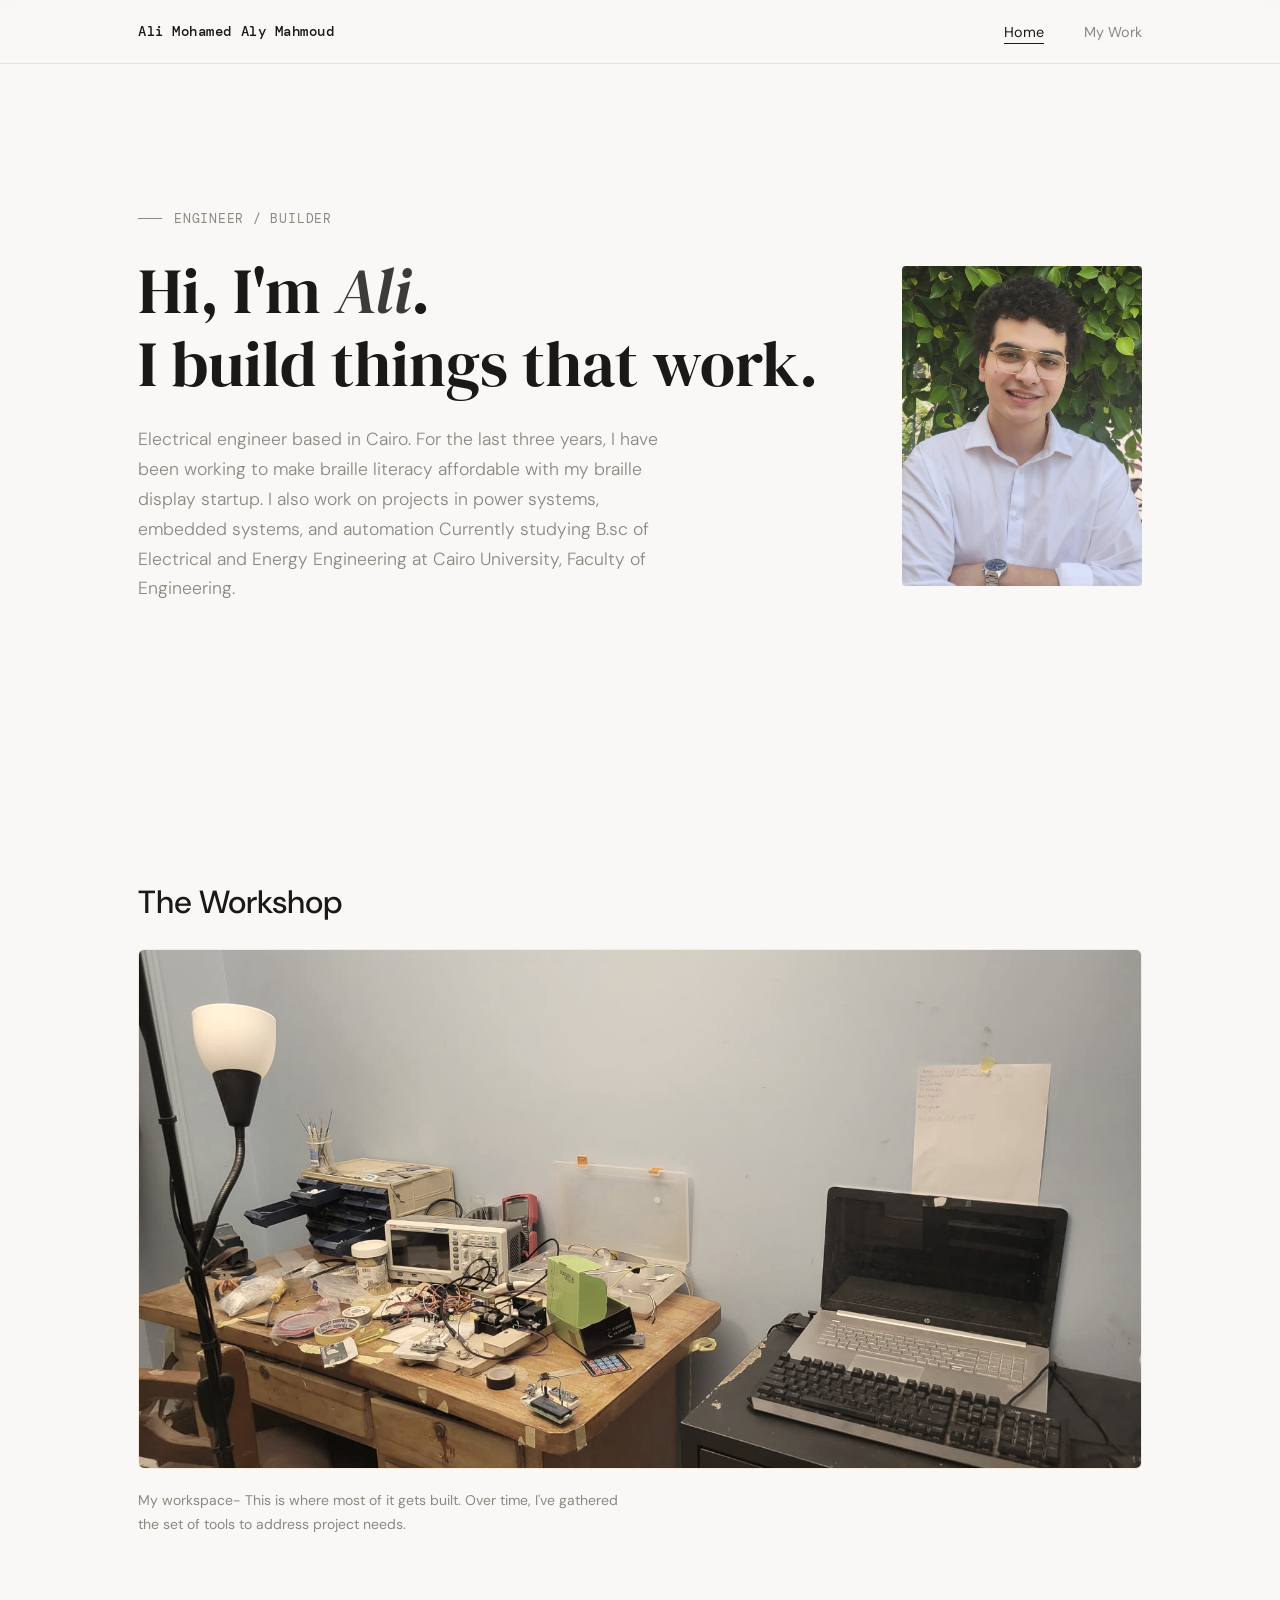
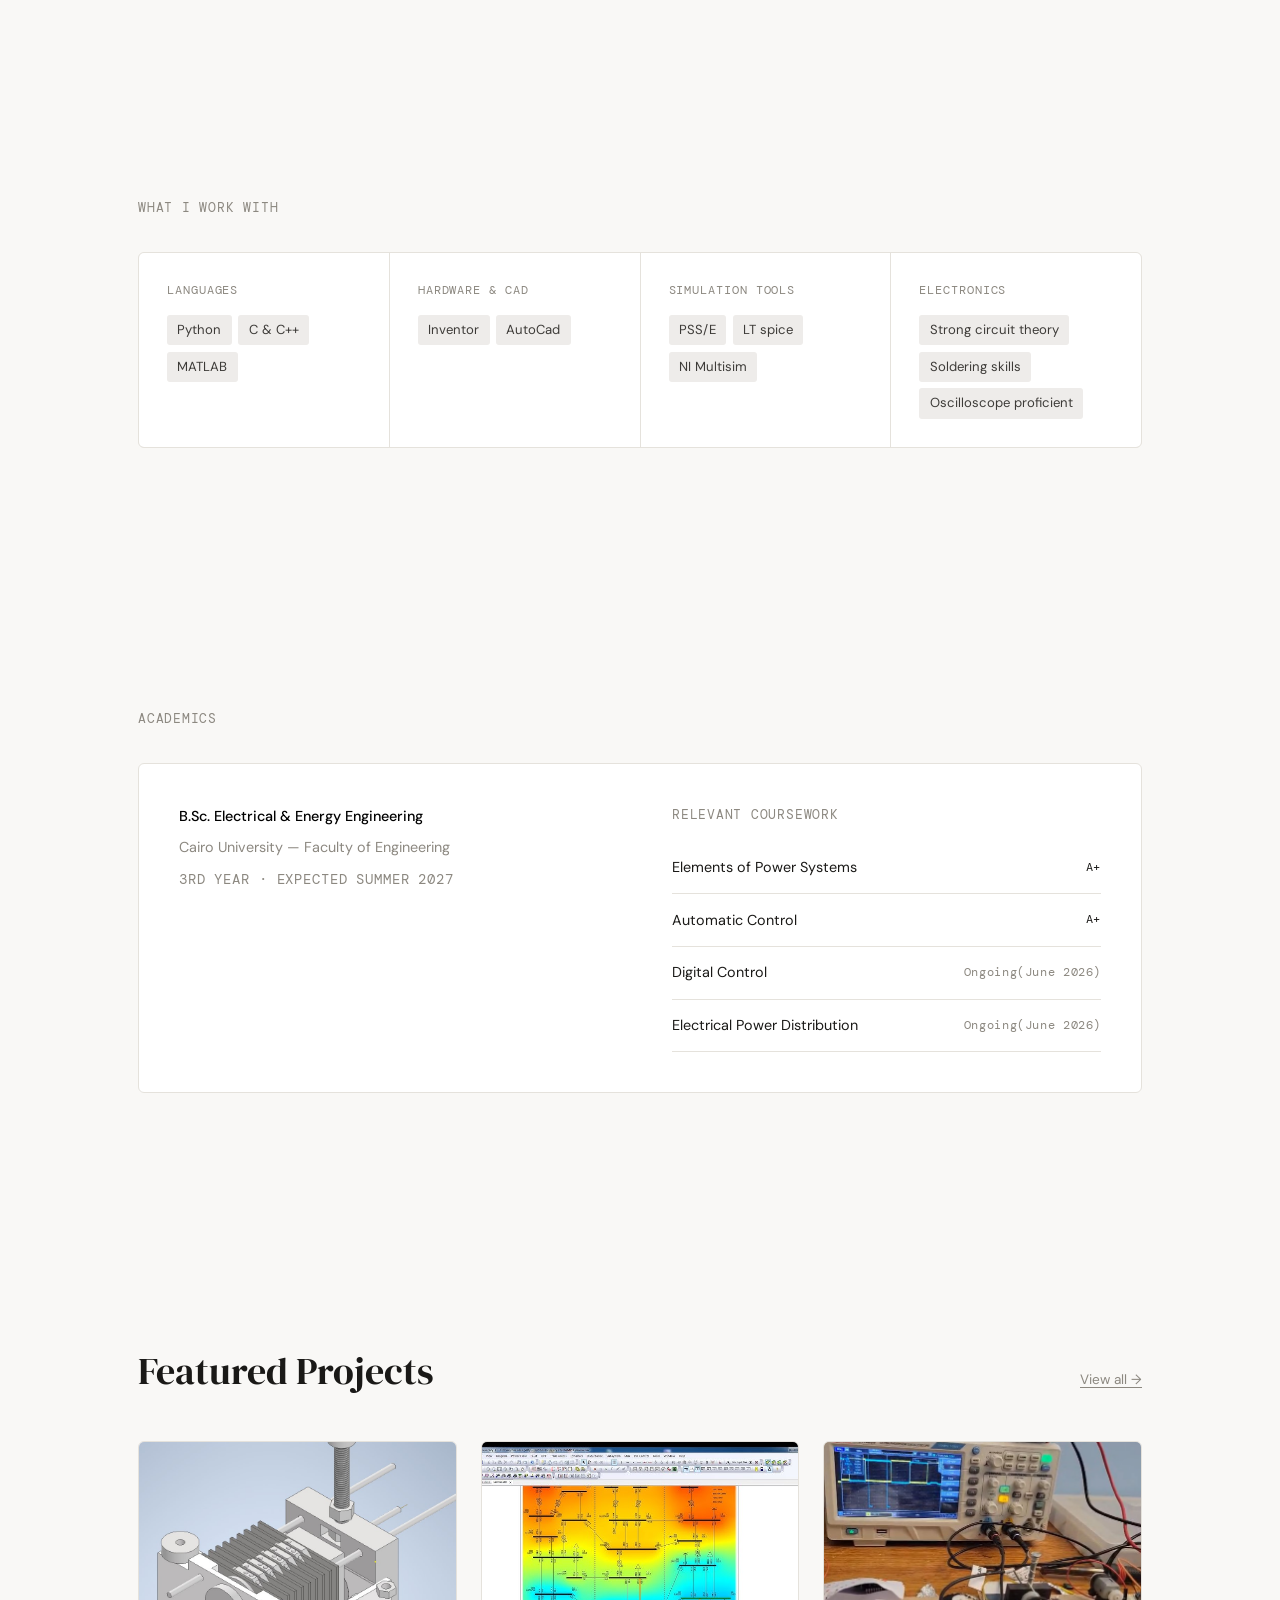
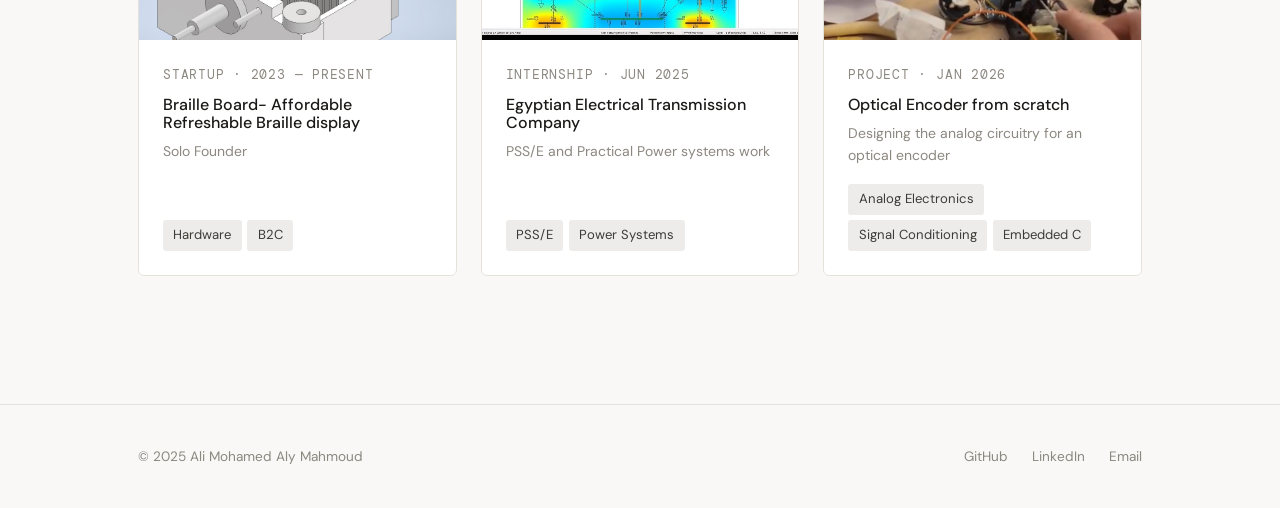
<file: index.html>
<!DOCTYPE html>
<html lang="en">
<head>
  <meta charset="UTF-8" />
  <meta name="viewport" content="width=device-width, initial-scale=1.0" />
  <title>Ali — Engineer</title>
  <link rel="stylesheet" href="css/style.css" />
</head>
<body>

  <!-- ─── Nav ─────────────────────────────────────────────── -->
  <nav>
    <div class="nav-inner">
      <span class="nav-logo">Ali Mohamed Aly Mahmoud</span>
      <ul class="nav-links">
        <li><a href="index.html" class="active">Home</a></li>
        <li><a href="my-work.html">My Work</a></li>
      </ul>
    </div>
  </nav>

  <!-- ─── Hero ─────────────────────────────────────────────── -->
  <div class="container">
    <section class="hero">
      <div class="hero-text">
        <div class="hero-label mono fade-up">Engineer / Builder</div>
        <h1 class="fade-up">
          Hi, I'm <em>Ali</em>.<br />
          I build things that work.
        </h1>
        <p class="hero-bio fade-up">
          <!--
            Write 2–3 sentences about yourself here.
            What do you work on? What drives you?
            Example below — replace it.
          -->
          Electrical engineer based in Cairo. For the last three years, I have been working to make braille literacy affordable with my braille display startup. I also work on projects in power systems, embedded systems, and automation Currently studying B.sc of Electrical and Energy Engineering at Cairo University, Faculty of Engineering. 
        </p>
      </div>

      <div class="hero-photo-wrap fade-up">
        <!--
          Replace the placeholder div below with an actual <img> tag:
          <img src="assets/images/photo.jpg" alt="Ali" class="hero-photo" />
        -->
        <img src="assets/images/photo.jpeg" alt="Ali" class="hero-photo" />
      </div>
    </section>
  </div>
 
<!-- ─── Workspace ─────────────────────────────────────────── -->
<div class="container">
  <section class="section">
    <div class="workspace-wrap">
      <p class="workspace-label">The Workshop</p>
      <!--
        Replace the placeholder with your actual photo:
        <img src="assets/images/workspace.jpg" alt="My workspace" class="workspace-photo" />
      -->
        
      <img src="assets/images/workspace.jpeg" alt="My workspace" class="workspace-photo" />
      <p class="workspace-caption">
        My workspace- This is where most of it gets built. Over time, I've gathered the set of tools to address project needs. 
        <!-- Edit this to whatever feels natural. One or two sentences max. -->
      </p>
    </div>
  </section>
</div>
 
  <!-- ─── Skills ────────────────────────────────────────────── -->
  <div class="container">
    <section class="section">
      <span class="mono">What I work with</span>
      <div class="skills-grid" style="margin-top:2rem;">

        <div class="skill-cell">
          <div class="skill-cell-title">Languages</div>
          <div class="skill-tags">
            <span class="tag">Python</span>
            <span class="tag">C & C++</span>
            <span class="tag">MATLAB</span>
            <!-- Add / remove tags freely -->
          </div>
        </div>

        <div class="skill-cell">
          <div class="skill-cell-title">Hardware & CAD</div>
          <div class="skill-tags">
            <span class="tag">Inventor</span>
            <span class="tag">AutoCad</span>
          </div>
        </div>

        <div class="skill-cell">
          <div class="skill-cell-title">Simulation Tools</div>
          <div class="skill-tags">
             <span class="tag">PSS/E</span>
            <span class="tag">LT spice</span>
            <span class="tag">NI Multisim</span>
           
          </div>
        </div>

        <div class="skill-cell">
          <div class="skill-cell-title">Electronics</div>
          <div class="skill-tags">
            <span class="tag">Strong circuit theory</span>
            <span class="tag">Soldering skills</span>
            <span class="tag">Oscilloscope proficient</span>
          </div>
        </div>

    

      </div>
    </section>
  </div>
<!-- ─── Academics ────────────────────────────────────────── -->
<div class="container">
  <section class="section">
    <span class="mono">Academics</span>
    <div class="academics-wrap">

      <div class="academics-left">
       <p class="academics-title">B.Sc. Electrical & Energy Engineering</p>
      <p style="color:var(--muted); font-size:0.9rem;">Cairo University — Faculty of Engineering</p>
      <p class="mono" style="margin-top:0.5rem;">3rd Year · Expected Summer 2027</p>
    </div>

      <div class="academics-right">
        <span class="mono" style="display:block; margin-bottom:1rem;">Relevant Coursework</span>
        <div class="course-row">
          <span>Elements of Power Systems</span>
          <span class="course-grade">A+</span>
        </div>
        <div class="course-row">
          <span>Automatic Control</span>
          <span class="course-grade">A+</span>
        </div>
        <div class="course-row">
          <span>Digital Control</span>
          <span class="course-grade ongoing">Ongoing(June 2026)</span>
        </div>
        <div class="course-row">
          <span>Electrical Power Distribution</span>
          <span class="course-grade ongoing">Ongoing(June 2026)</span>
        </div>
      </div>

    </div>
  </section>
</div>
<!-- ─── Featured Work ───────────────────────────────────────── -->
  <div class="container">
    <section class="section">
      <div class="section-header">
        <h2>Featured Projects</h2>
        <a href="my-work.html" class="section-link">View all →</a>
      </div>

      <div class="projects-grid">

        <!-- ── Startup card ───────────────────────────────────────
             Type: add a "type" badge so the viewer knows what they're looking at.
             Swap thumbnail, title, description, tags for your startup.          -->
        <a href="projects/startup-1.html" class="project-card">
          <img src="assets/images/thumbnails/Startupthumbnail.jpeg" alt="Startup Name" class="project-thumb" />
          <div class="project-card-body">
            <div class="project-card-meta mono">Startup · 2023 — Present</div>
            <h3>Braille Board- Affordable Refreshable Braille display</h3>
            <p>Solo Founder</p>
            <div class="project-card-tags">
              <span class="tag">Hardware</span>
              <span class="tag">B2C</span>
            </div>
          </div>
        </a>

        <!-- ── Internship card ──────────────────────────────────── -->
        <a href="projects/internship-1.html" class="project-card">
          <img src="assets/images/thumbnails/internshipthumbnail.jpg" alt="internship image" class="project-thumb" />
          <div class="project-card-body">
            <div class="project-card-meta mono">Internship · JUN 2025</div>
            <h3>Egyptian Electrical Transmission Company</h3>
            <p>PSS/E and Practical Power systems work </p>
            <div class="project-card-tags">
              <span class="tag">PSS/E</span>
              <span class="tag">Power Systems</span>
            </div>
          </div>
        </a>

        <!-- ── Project card ─────────────────────────────────────── -->
        <a href="projects/project-1.html" class="project-card">
          <img src="assets/images/thumbnails/Opticalencoderthumbnail.jpeg" alt="internship image" class="project-thumb" />
          <div class="project-card-body">
            <div class="project-card-meta mono">Project · JAN 2026</div>
            <h3>Optical Encoder from scratch</h3>
            <p>Designing the analog circuitry for an optical encoder</p>
            <div class="project-card-tags">
              <span class="tag">Analog Electronics</span>
              <span class="tag">Signal Conditioning</span>
              <span class="tag">Embedded C</span>
            </div>
          </div>
        </a>

      </div>
    </section>
  </div>

 
  <!-- ─── Footer ───────────────────────────────────────────── -->
  <footer>
    <div class="footer-inner">
      <p>© 2025 Ali Mohamed Aly Mahmoud</p>
      <div class="footer-links">
        <a href="https://github.com/Ali7699" target="_blank">GitHub</a>
        <a href="https://www.linkedin.com/in/ali-mahmoud-457881351/" target="_blank">LinkedIn</a>
        <a href="mailto:ali.m.mahmoud48@gmail.com">Email</a>
      </div>
    </div>
  </footer>

  <script src="js/main.js"></script>
</body>
</html>
</file>
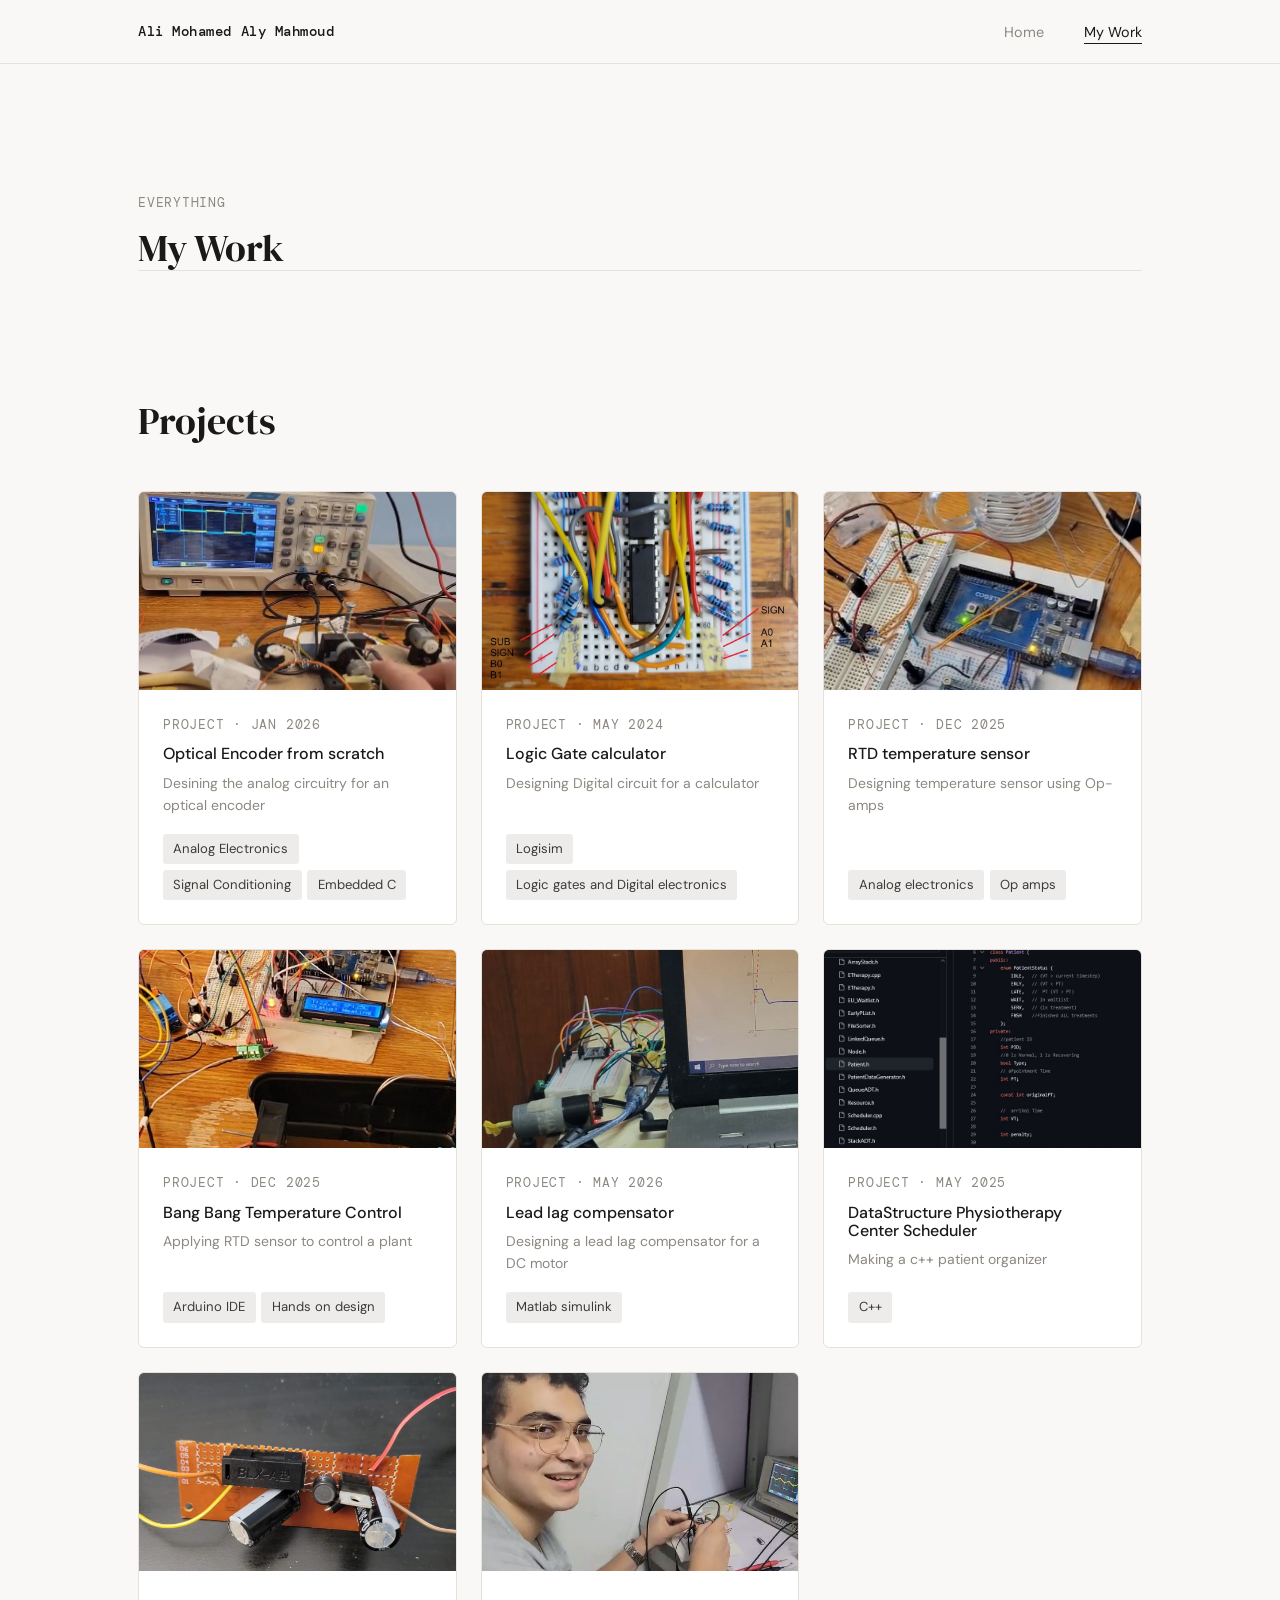
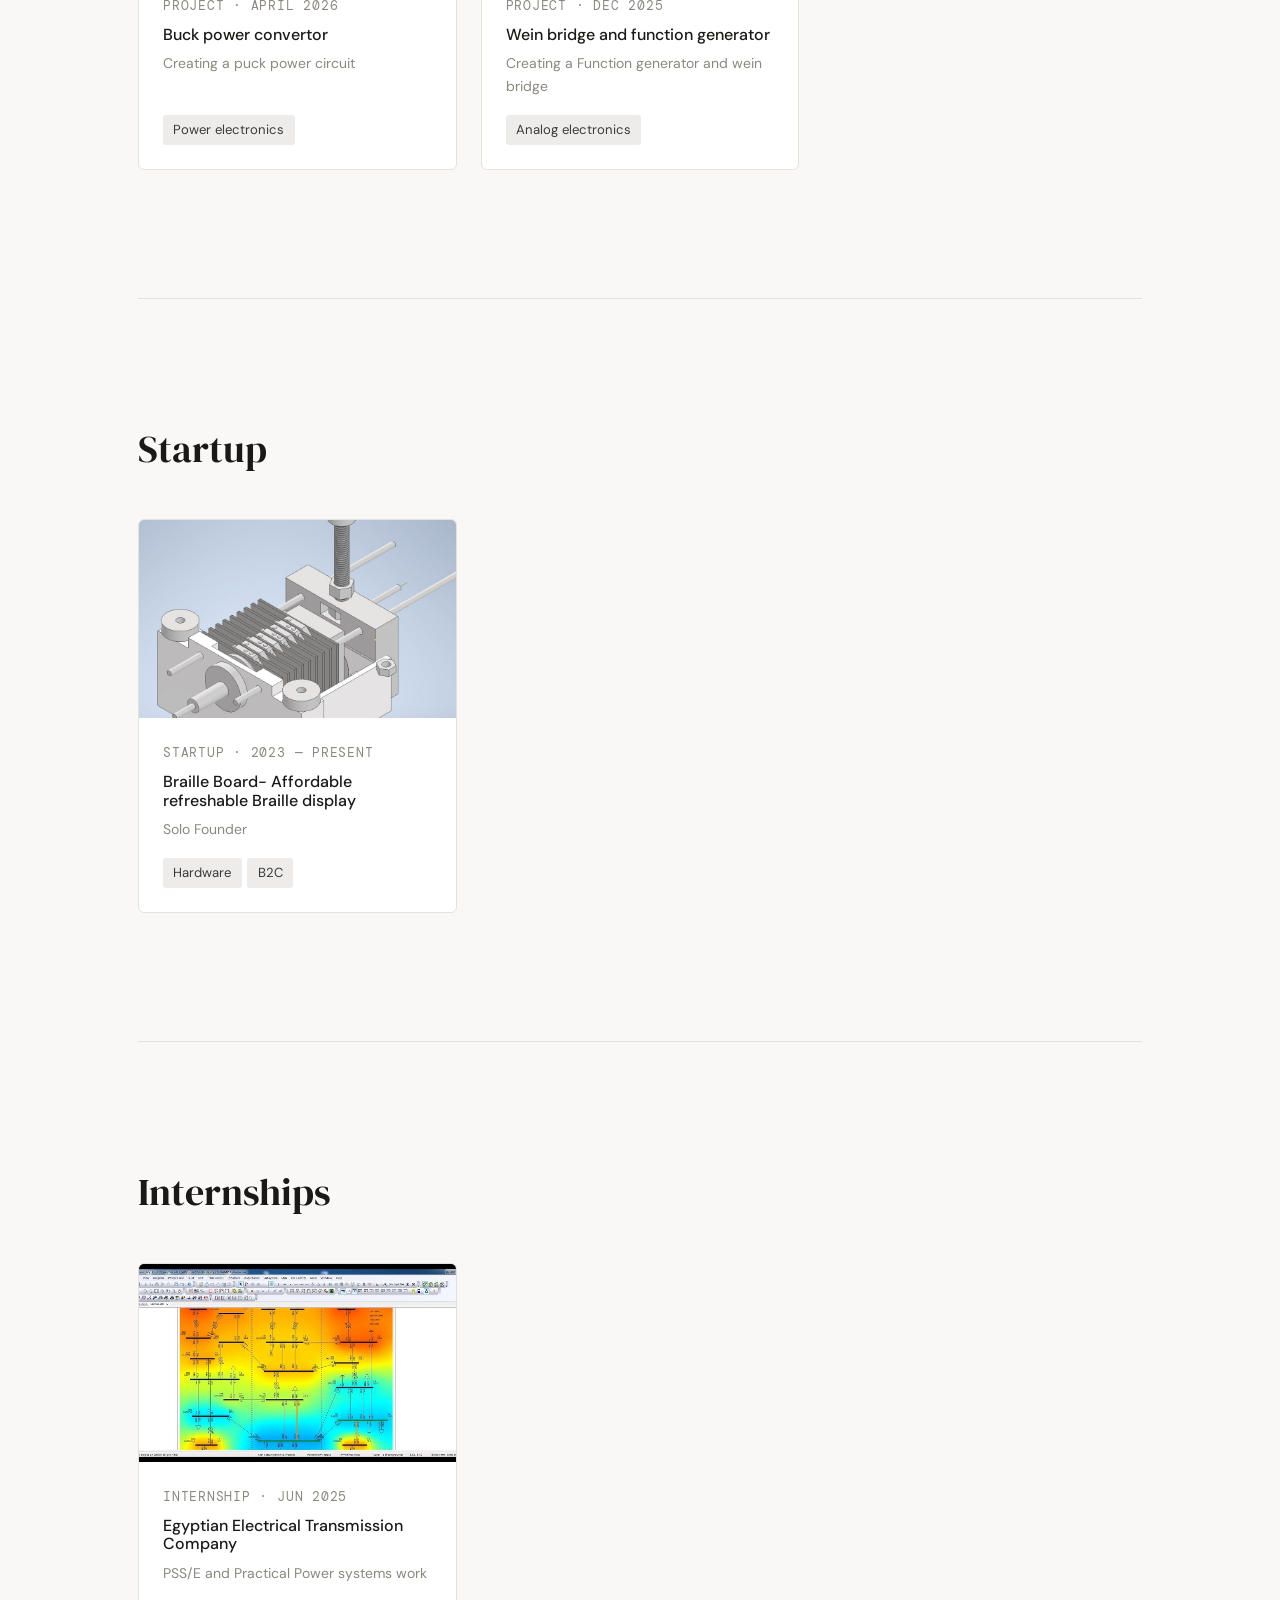
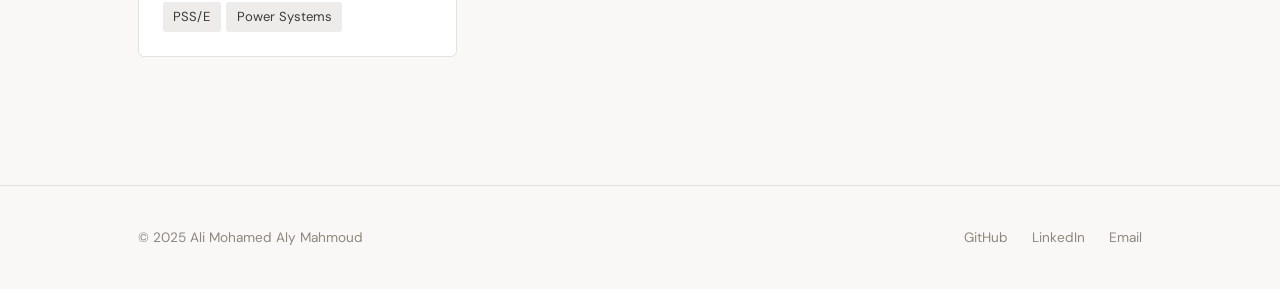
<file: my-work.html>
<!doctype html>
<html lang="en">
  <head>
    <meta charset="UTF-8" />
    <meta name="viewport" content="width=device-width, initial-scale=1.0" />
    <title>My Work -Ali Mohamed Aly</title>
    <link rel="stylesheet" href="css/style.css" />
  </head>
  <body>
    <nav>
      <div class="nav-inner">
        <a href="index.html" class="nav-logo">Ali Mohamed Aly Mahmoud</a>
        <ul class="nav-links">
          <li><a href="index.html">Home</a></li>
          <li><a href="my-work.html" class="active">My Work</a></li>
        </ul>
      </div>
    </nav>

    <div class="container">
      <!-- ── Page title ──────────────────────────────────────────── -->
      <section class="section" style="padding-bottom: 0">
        <span class="mono" style="display: block; margin-bottom: 0.75rem"
          >Everything</span
        >
        <h2>My Work</h2>
      </section>
      <!-- ── Projects ──────────────────────────────────────────── -->
      <section class="section">
        <div class="section-header">
          <h2>Projects</h2>
        </div>
        <div class="projects-grid">
          <a href="projects/project-1.html" class="project-card">
            <img
              src="assets/images/thumbnails/Opticalencoderthumbnail.jpeg"
              alt="internship image"
              class="project-thumb"
            />
            <div class="project-card-body">
              <div class="project-card-meta mono">Project · JAN 2026</div>
              <h3>Optical Encoder from scratch</h3>
              <p>Desining the analog circuitry for an optical encoder</p>
              <div class="project-card-tags">
                <span class="tag">Analog Electronics</span>
                <span class="tag">Signal Conditioning</span>
                <span class="tag">Embedded C</span>
              </div>
            </div>
          </a>

          <a href="projects/project-2Logism.html" class="project-card">
            <img
              src="assets/images/thumbnails/logisimproject.jpeg"
              alt="internship image"
              class="project-thumb"
            />
            <div class="project-card-body">
              <div class="project-card-meta mono">Project · MAY 2024</div>
              <h3>Logic Gate calculator</h3>
              <p>Designing Digital circuit for a calculator</p>
              <div class="project-card-tags">
                <span class="tag">Logisim</span>
                <span class="tag">Logic gates and Digital electronics</span>
              </div>
            </div>
          </a>
          <a href="projects/project-3Tempsensor.html" class="project-card">
            <img
              src="assets/images/thumbnails/tempsensor.jpg"
              alt="internship image"
              class="project-thumb"
            />
            <div class="project-card-body">
              <div class="project-card-meta mono">Project · DEC 2025</div>
              <h3>RTD temperature sensor</h3>
              <p>Designing temperature sensor using Op-amps</p>
              <div class="project-card-tags">
                <span class="tag">Analog electronics</span>
                <span class="tag">Op amps</span>
              </div>
            </div>
          </a>
          
          <a href="projects/project-4bagbang.html" class="project-card">
            <img
              src="assets/images/thumbnails/p4Bangbang.jpg"
              alt="internship image"
              class="project-thumb"
            />
            <div class="project-card-body">
              <div class="project-card-meta mono">Project · DEC 2025</div>
              <h3>Bang Bang Temperature Control </h3>
              <p>Applying RTD sensor to control a plant</p>
              <div class="project-card-tags">
                <span class="tag">Arduino IDE</span>
                <span class="tag">Hands on design</span>
              </div>
            </div>
          </a>
          
          <a href="projects/project-5leadlag.html" class="project-card">
            <img
              src="assets/images/thumbnails/p5leadlag.jpeg"
              alt="internship image"
              class="project-thumb"
            />
            <div class="project-card-body">
              <div class="project-card-meta mono">Project · MAY 2026</div>
              <h3>Lead lag compensator </h3>
              <p>Designing a lead lag compensator for a DC motor</p>
              <div class="project-card-tags">
                <span class="tag">Matlab simulink</span>
              </div>
            </div>
          </a>

          <a href="projects/project-6physiotherapy-scheduler.html" class="project-card">
            <img
              src="assets/images/thumbnails/P6Data.jpg"
              alt="internship image"
              class="project-thumb"
            />
            <div class="project-card-body">
              <div class="project-card-meta mono">Project · MAY 2025</div>
              <h3>DataStructure Physiotherapy Center Scheduler</h3>
              <p>Making a c++ patient organizer </p>
              <div class="project-card-tags">
                <span class="tag">C++</span>
              </div>
            </div>
          </a>
          
          <a href="projects/project-7buckconvertor.html" class="project-card">
            <img
              src="assets/images/thumbnails/buck.jpeg"
              alt="internship image"
              class="project-thumb"
            />
            <div class="project-card-body">
              <div class="project-card-meta mono">Project · APRIL 2026</div>
              <h3>Buck power convertor</h3>
              <p>Creating a puck power circuit </p>
              <div class="project-card-tags">
                <span class="tag">Power electronics</span>
              </div>
            </div>
          </a>
          <a href="projects/project-8weinbridge.html" class="project-card">
            <img
              src="assets/images/thumbnails/weinbridgeandfunctiongenerator.jpg"
              alt="internship image"
              class="project-thumb"
            />
            <div class="project-card-body">
              <div class="project-card-meta mono">Project · Dec 2025</div>
              <h3>Wein bridge and function generator</h3>
              <p>Creating a Function generator and wein bridge</p>
              <div class="project-card-tags">
                <span class="tag">Analog electronics</span>
              </div>
            </div>
          </a>




        </div>
      </section>

      <!-- ── Startups ───────────────────────────────────────────── -->
      <section class="section">
        <div class="section-header">
          <h2>Startup</h2>
        </div>
        <div class="projects-grid">
          <!-- ── Startup card ── copy to add more ───────────────── -->
          <a href="projects/startup-1.html" class="project-card">
            <img
              src="assets/images/thumbnails/Startupthumbnail.jpeg"
              alt="Startup Name"
              class="project-thumb"
            />
            <div class="project-card-body">
              <div class="project-card-meta mono">Startup · 2023 — Present</div>
              <h3>Braille Board- Affordable refreshable Braille display</h3>
              <p>Solo Founder</p>
              <div class="project-card-tags">
                <span class="tag">Hardware</span>
                <span class="tag">B2C</span>
              </div>
            </div>
          </a>

          </div>
      </section>

      <!-- ── Internships ────────────────────────────────────────── -->
      <section class="section">
        <div class="section-header">
          <h2>Internships</h2>
        </div>
        <div class="projects-grid">
          <!-- ── Internship card ── copy to add more ────────────── -->
          <a href="projects/internship-1.html" class="project-card">
            <img
              src="assets/images/thumbnails/internshipthumbnail.jpg"
              alt="internship image"
              class="project-thumb"
            />
            <div class="project-card-body">
              <div class="project-card-meta mono">Internship · JUN 2025</div>
              <h3>Egyptian Electrical Transmission Company</h3>
              <p>PSS/E and Practical Power systems work</p>
              <div class="project-card-tags">
                <span class="tag">PSS/E</span>
                <span class="tag">Power Systems</span>
              </div>
            </div>
          </a>

          <!--
          Template — paste & edit:
          <a href="projects/internship-N.html" class="project-card">
            <div class="project-thumb-placeholder">thumbnail</div>
            <div class="project-card-body">
              <div class="project-card-meta mono">Role · Date</div>
              <h3>Company Name</h3>
              <p>Description.</p>
              <div class="project-card-tags">
                <span class="tag">Tag</span>
              </div>
            </div>
          </a>
        --></div>
      </section>
    </div>

    <footer>
      <div class="footer-inner">
        <p>© 2025 Ali Mohamed Aly Mahmoud</p>
        <div class="footer-links">
          <a href="https://github.com/Ali7699" target="_blank">GitHub</a>
          <a
            href="https://www.linkedin.com/in/ali-mahmoud-457881351/"
            target="_blank"
            >LinkedIn</a
          >
          <a href="mailto:ali.m.mahmoud48@gmail.com">Email</a>
        </div>
      </div>
    </footer>

    <script src="js/main.js"></script>
  </body>
</html>
</file>
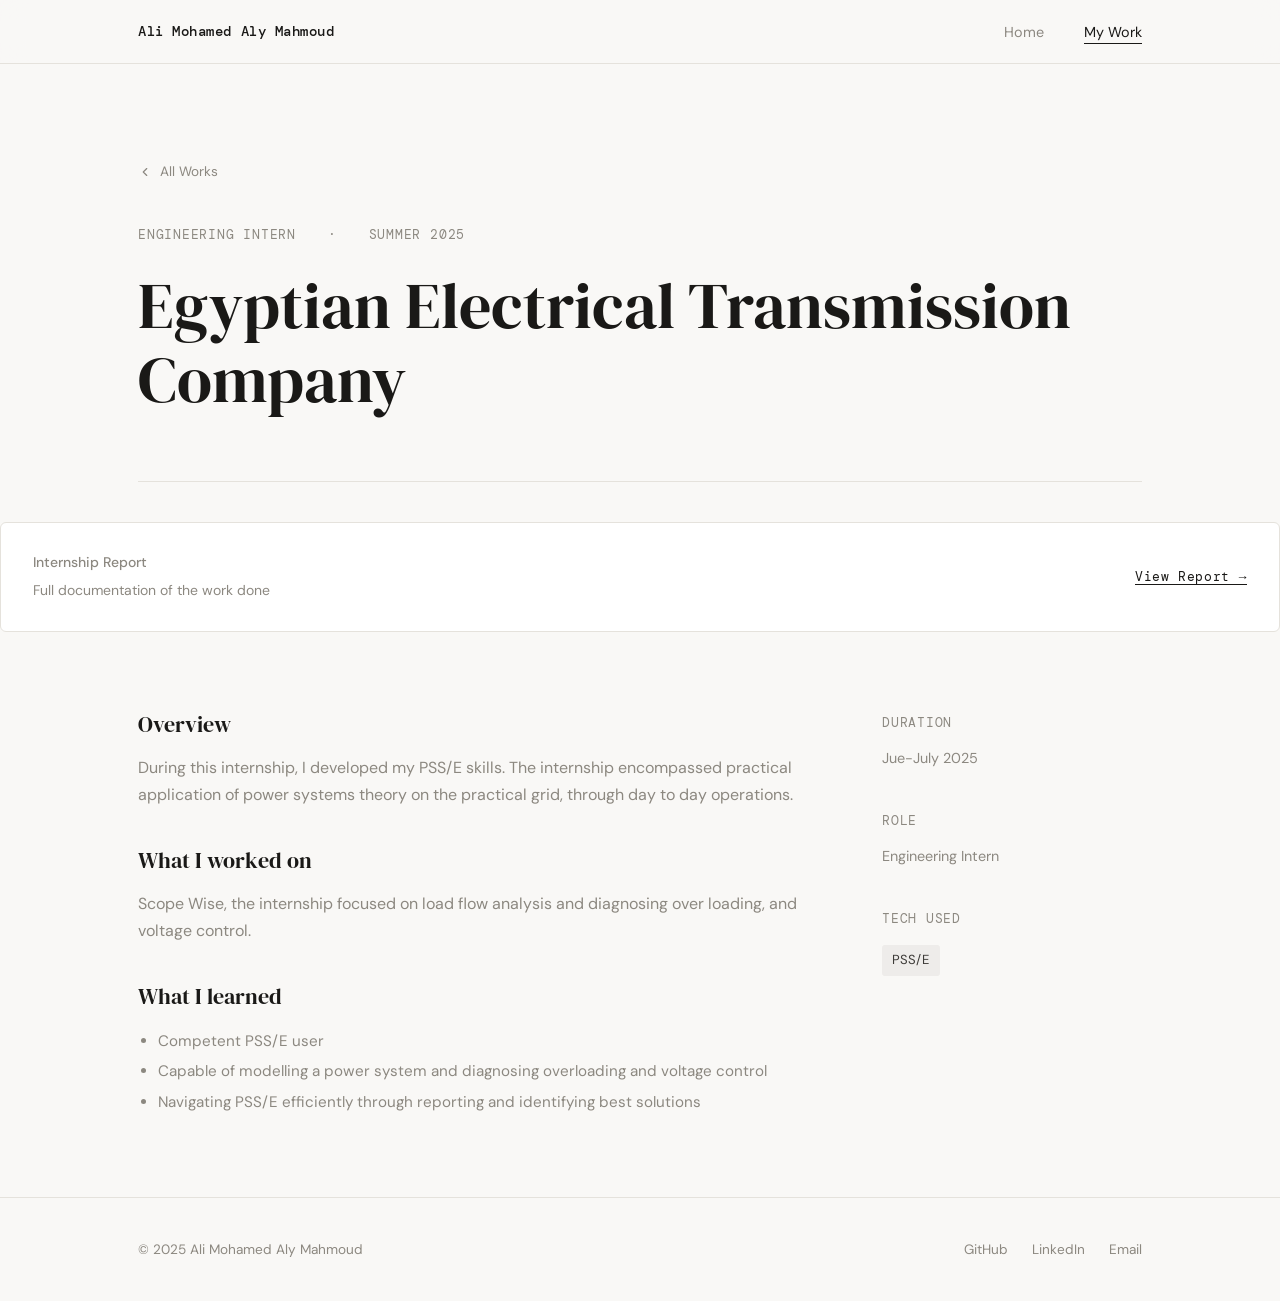
<file: projects/internship-1.html>
<!DOCTYPE html>
<html lang="en">
<head>
  <meta charset="UTF-8" />
  <meta name="viewport" content="width=device-width, initial-scale=1.0" />
  <title>EETC Internship— Ali Mohamed Aly Mahmoud</title>
  <link rel="stylesheet" href="../css/style.css" />
</head>
<body>

  <nav>
    <div class="nav-inner">
      <a href="../index.html" class="nav-logo">Ali Mohamed Aly Mahmoud</a>
      <ul class="nav-links">
        <li><a href="../index.html">Home</a></li>
        <li><a href="../my-work.html" class="active">My Work</a></li>
      </ul>
    </div>
  </nav>

  <!-- ─── Project Hero ───────────────────────────────────────── -->
  <div class="container">
    <div class="project-hero">
      <a href="../my-work.html" class="back-link">
        <svg viewBox="0 0 24 24" fill="none" stroke="currentColor" stroke-width="2" stroke-linecap="round" stroke-linejoin="round">
          <polyline points="15 18 9 12 15 6"/>
        </svg>
        All Works
      </a>

      <div class="project-meta-row">
        <span class="mono">Engineering Intern</span>
        <span class="mono">·</span>
        <span class="mono">Summer 2025</span>
      </div>

      <h1>Egyptian Electrical Transmission Company</h1>
    </div>
  </div>
<div class="report-callout">
  <div>
    <p class="report-callout-title">Internship Report</p>
    <p>Full documentation of the work done</p>
  </div>
  <a href="../assets/Internshipreport.pdf" target="_blank" class="report-callout-link">
    View Report →
  </a>
</div>
  <!-- ─── Project Body ────────────────────────────────────────── -->
  <div class="container">
    <div class="project-body">

      <!-- Main content column -->
      <article class="project-content">

        <h2>Overview</h2>
        <p>
          During this internship, I developed my PSS/E skills. The internship encompassed practical application of power systems theory on the practical grid, through day to day operations.
        </p>

       
        <h2>What I worked on</h2>
        <p>
          Scope Wise, the internship focused on load flow analysis and diagnosing over loading, and voltage control. 
        </p>

        <h2>What I learned</h2>
        <ul>
  <li>Competent PSS/E user</li>
  <li>Capable of modelling a power system and diagnosing overloading and voltage control</li>
  <li>Navigating PSS/E efficiently through reporting and identifying best solutions</li>
</ul>

      </article>

      <!-- Sidebar -->
      <aside class="project-sidebar">

        <div class="project-sidebar-section">
          <span class="mono">Duration</span>
          <p>Jue-July 2025</p>
        </div>

        <div class="project-sidebar-section">
          <span class="mono">Role</span>
          <p>Engineering Intern</p>
        </div>

        
        <div class="project-sidebar-section">
          <span class="mono">Tech used</span>
          <div style="margin-top:0.5rem;">
            <span class="tag">PSS/E</span>
          </div>
        </div>

      </aside>
    </div>
  </div>
 

   <footer>
    <div class="footer-inner">
      <p>© 2025 Ali Mohamed Aly Mahmoud</p>
      <div class="footer-links">
        <a href="https://github.com/Ali7699" target="_blank">GitHub</a>
        <a href="https://www.linkedin.com/in/ali-mahmoud-457881351/" target="_blank">LinkedIn</a>
        <a href="mailto:ali.m.mahmoud48@gmail.com">Email</a>
      </div>
    </div>
  </footer>

  <script src="../js/main.js"></script>
</body>
</html>
</file>
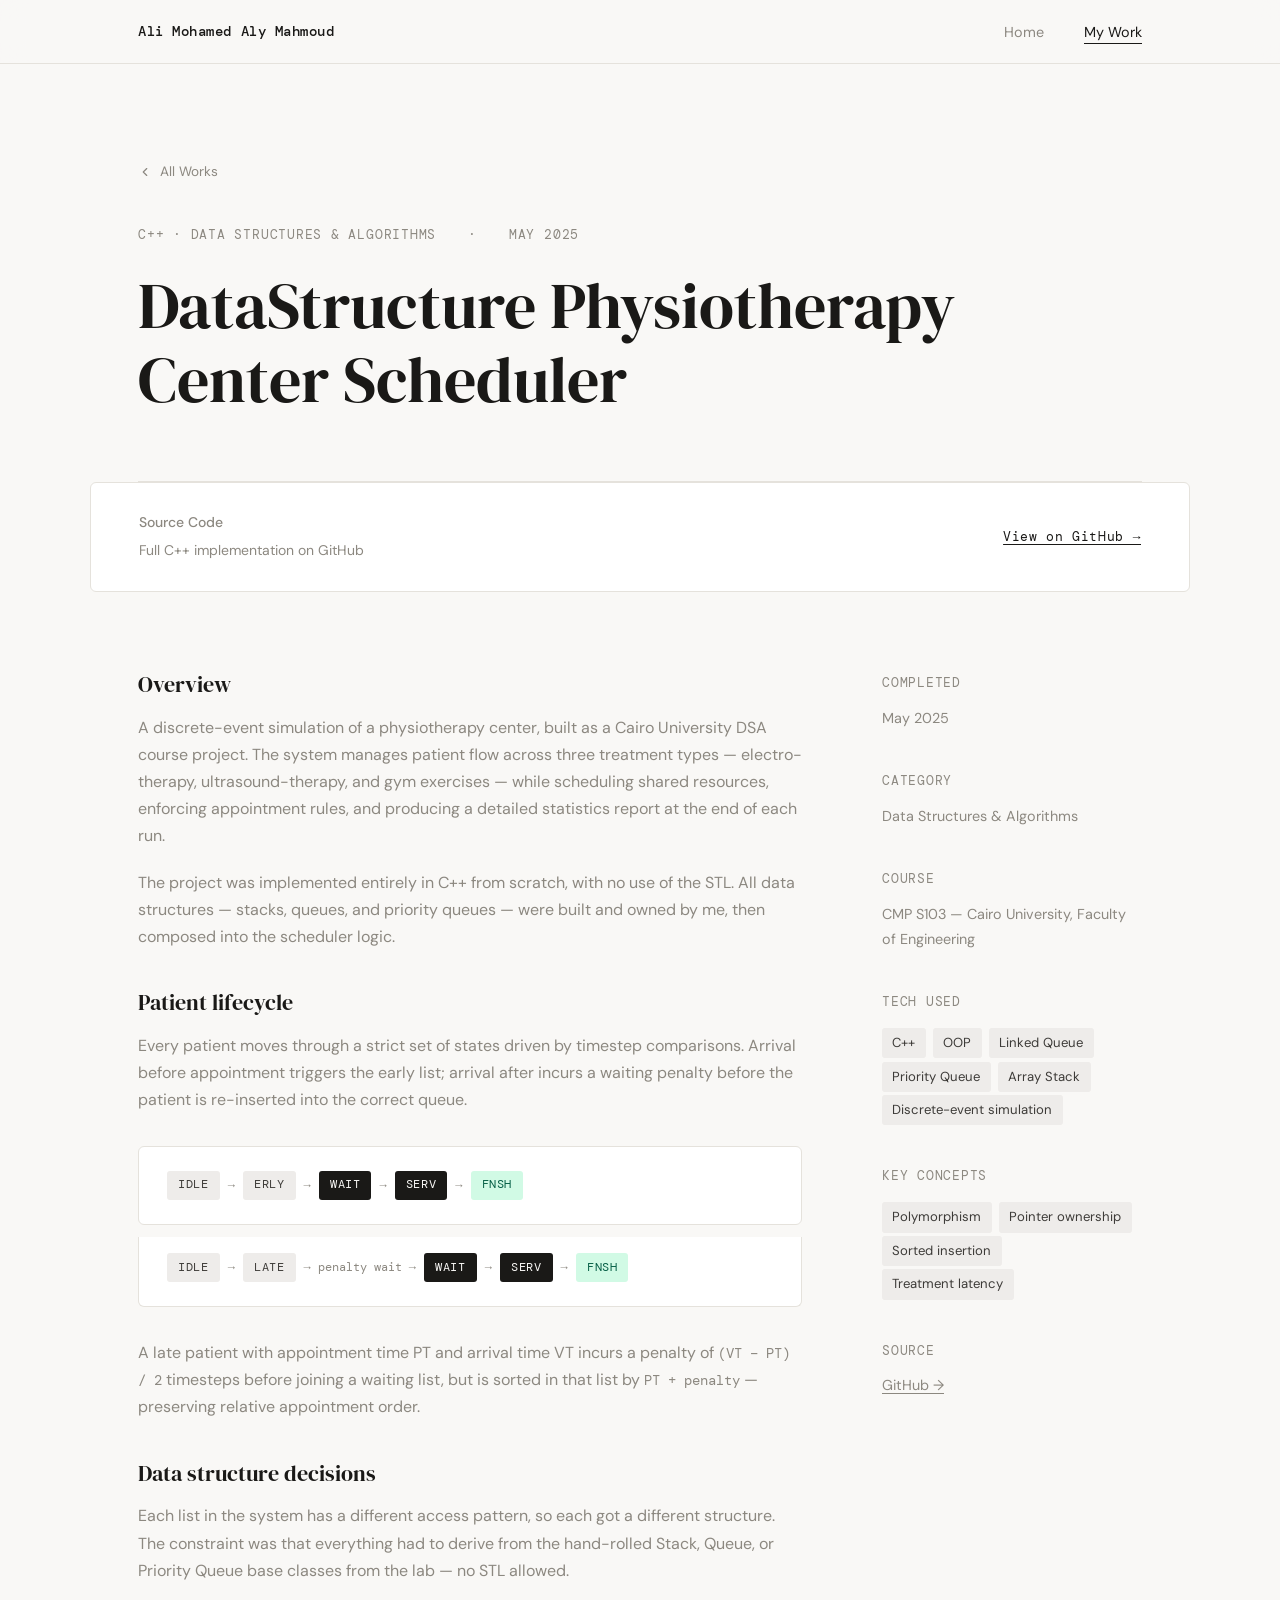
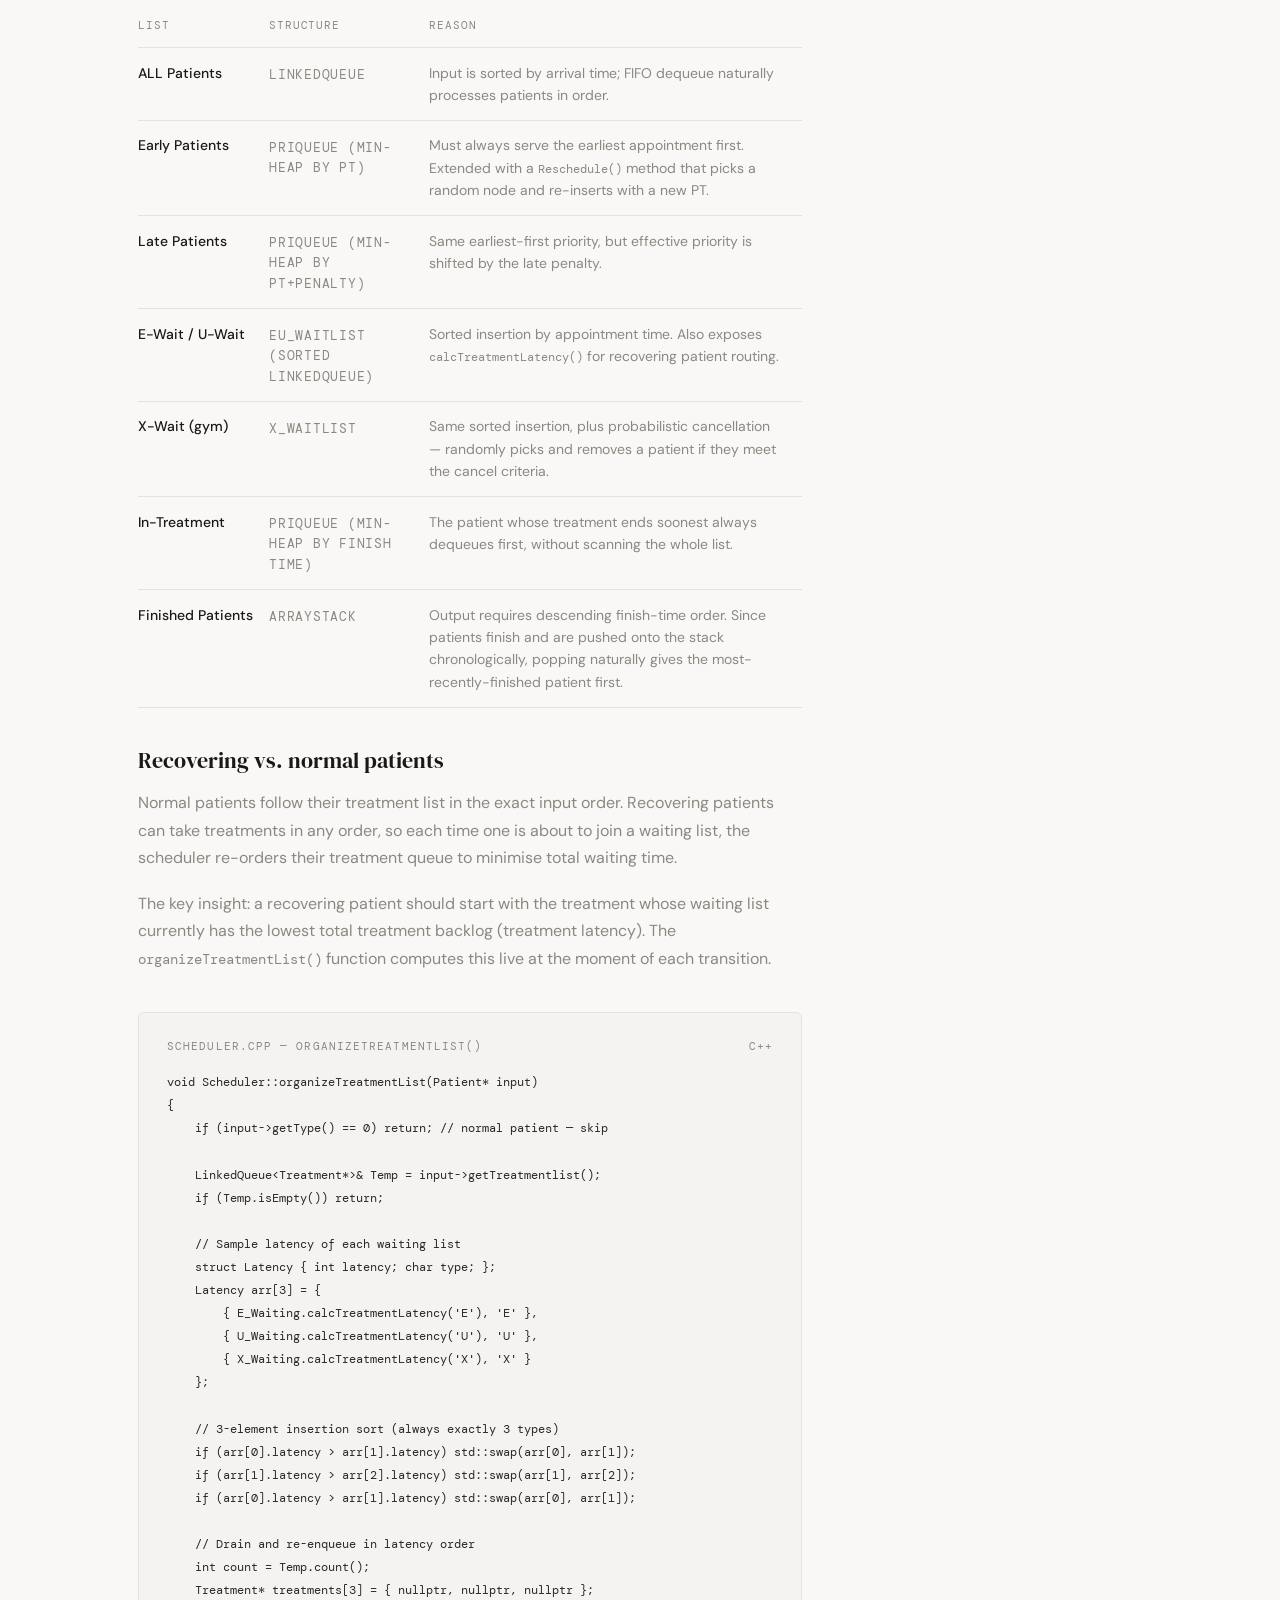
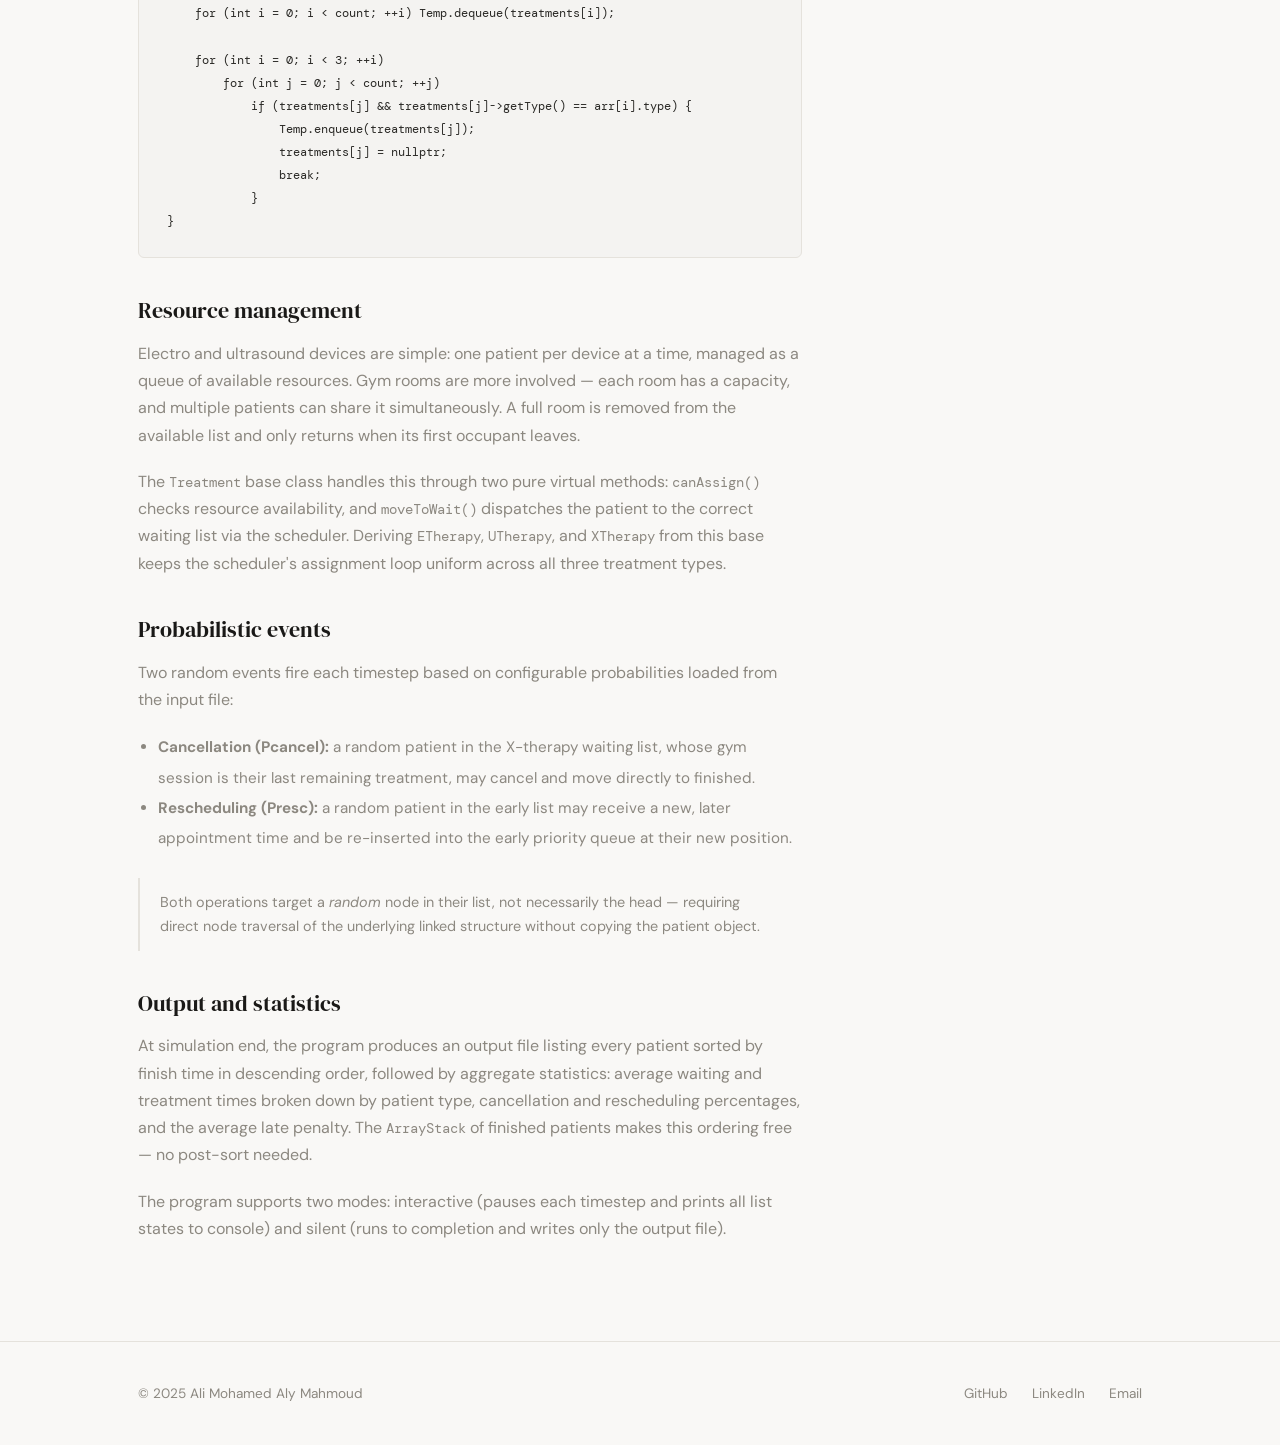
<file: projects/project-6physiotherapy-scheduler.html>
<!doctype html>
<html lang="en">
  <head>
    <meta charset="UTF-8" />
    <meta name="viewport" content="width=device-width, initial-scale=1.0" />
    <title>Physiotherapy Scheduler — Ali Mohamed Aly Mahmoud</title>
    <link rel="stylesheet" href="../css/style.css" />
    <style>
      /* ── Code block ─────────────────────────────────────────── */
      .code-block {
        background: #f4f3f1;
        border: 1px solid var(--border);
        border-radius: 6px;
        padding: 1.5rem 1.75rem;
        margin: 2.5rem 0;
        overflow-x: auto;
      }

      .code-block pre {
        font-family: 'DM Mono', monospace;
        font-size: 0.78rem;
        line-height: 1.85;
        color: #2a2926;
        white-space: pre;
      }

      .code-block-label {
        font-family: 'DM Mono', monospace;
        font-size: 0.68rem;
        letter-spacing: 0.1em;
        text-transform: uppercase;
        color: var(--muted);
        margin-bottom: 1rem;
        display: flex;
        align-items: center;
        justify-content: space-between;
      }

      /* ── DS table ───────────────────────────────────────────── */
      .ds-table {
        width: 100%;
        border-collapse: collapse;
        font-size: 0.875rem;
        margin: 2rem 0;
      }

      .ds-table thead tr {
        border-bottom: 1px solid var(--border);
      }

      .ds-table th {
        font-family: 'DM Mono', monospace;
        font-size: 0.7rem;
        letter-spacing: 0.08em;
        text-transform: uppercase;
        color: var(--muted);
        text-align: left;
        padding: 0 1rem 0.75rem 0;
        font-weight: 400;
      }

      .ds-table td {
        padding: 0.85rem 1rem 0.85rem 0;
        color: var(--muted);
        border-bottom: 1px solid var(--border);
        vertical-align: top;
        line-height: 1.6;
      }

      .ds-table td:first-child {
        color: var(--text);
        font-weight: 500;
        white-space: nowrap;
      }

      .ds-table td .mono {
        display: inline-block;
        margin-top: 0.2rem;
      }

      /* ── State flow ─────────────────────────────────────────── */
      .state-flow {
        display: flex;
        align-items: center;
        flex-wrap: wrap;
        gap: 0;
        margin: 2rem 0;
        padding: 1.5rem 1.75rem;
        background: var(--surface);
        border: 1px solid var(--border);
        border-radius: 6px;
      }

      .state-node {
        display: flex;
        align-items: center;
        gap: 0;
      }

      .state-badge {
        font-family: 'DM Mono', monospace;
        font-size: 0.72rem;
        letter-spacing: 0.05em;
        padding: 0.3rem 0.7rem;
        border-radius: 3px;
        background: var(--tag-bg);
        color: var(--accent-dim);
        white-space: nowrap;
      }

      .state-badge.active { background: #1a1917; color: #f9f8f6; }
      .state-badge.finish { background: #d1fae5; color: #065f46; }

      .state-arrow {
        font-family: 'DM Mono', monospace;
        font-size: 0.75rem;
        color: var(--muted);
        padding: 0 0.5rem;
        flex-shrink: 0;
      }

      /* ── Inline note ────────────────────────────────────────── */
      .inline-note {
        border-left: 2px solid var(--border);
        padding: 0.75rem 1.25rem;
        margin: 1.5rem 0;
        color: var(--muted);
        font-size: 0.9rem;
      }
    </style>
  </head>
  <body>
    <nav>
      <div class="nav-inner">
        <a href="../index.html" class="nav-logo">Ali Mohamed Aly Mahmoud</a>
        <ul class="nav-links">
          <li><a href="../index.html">Home</a></li>
          <li><a href="../my-work.html" class="active">My Work</a></li>
        </ul>
      </div>
    </nav>

    <!-- ─── Project Hero ───────────────────────────────────────── -->
    <div class="container">
      <div class="project-hero">
        <a href="../my-work.html" class="back-link">
          <svg viewBox="0 0 24 24" fill="none" stroke="currentColor"
            stroke-width="2" stroke-linecap="round" stroke-linejoin="round">
            <polyline points="15 18 9 12 15 6" />
          </svg>
          All Works
        </a>

        <div class="project-meta-row">
          <span class="mono">C++ · Data Structures &amp; Algorithms</span>
          <span class="mono">·</span>
          <span class="mono">May 2025</span>
        </div>

        <h1>DataStructure Physiotherapy Center Scheduler</h1>
      </div>
    </div>

    <!-- ─── GitHub Callout ─────────────────────────────────────── -->
    <div class="report-callout" style="max-width: var(--max-w); margin: 0 auto; padding-left: var(--gap); padding-right: var(--gap); box-sizing: border-box;">
      <div>
        <p class="report-callout-title">Source Code</p>
        <p>Full C++ implementation on GitHub</p>
      </div>
      <a href="https://github.com/Ali7699/DataStructure-Physiotherapy-scheduler.git" target="_blank" class="report-callout-link">
        View on GitHub →
      </a>
    </div>

    <!-- ─── Project Body ────────────────────────────────────────── -->
    <div class="container">
      <div class="project-body">

        <!-- Main content -->
        <article class="project-content">

          <h2>Overview</h2>
          <p>
            A discrete-event simulation of a physiotherapy center, built as a Cairo University DSA course project.
            The system manages patient flow across three treatment types — electro-therapy, ultrasound-therapy,
            and gym exercises — while scheduling shared resources, enforcing appointment rules, and producing
            a detailed statistics report at the end of each run.
          </p>
          <p>
            The project was implemented entirely in C++ from scratch, with no use of the STL. All data
            structures — stacks, queues, and priority queues — were built and owned by me, then
            composed into the scheduler logic.
          </p>

          <h2>Patient lifecycle</h2>
          <p>
            Every patient moves through a strict set of states driven by timestep comparisons. Arrival
            before appointment triggers the early list; arrival after incurs a waiting penalty before
            the patient is re-inserted into the correct queue.
          </p>

          <div class="state-flow">
            <div class="state-node">
              <span class="state-badge">IDLE</span>
              <span class="state-arrow">→</span>
            </div>
            <div class="state-node">
              <span class="state-badge">ERLY</span>
              <span class="state-arrow">→</span>
            </div>
            <div class="state-node">
              <span class="state-badge active">WAIT</span>
              <span class="state-arrow">→</span>
            </div>
            <div class="state-node">
              <span class="state-badge active">SERV</span>
              <span class="state-arrow">→</span>
            </div>
            <div class="state-node">
              <span class="state-badge finish">FNSH</span>
            </div>
          </div>
          <div class="state-flow" style="margin-top: -1.25rem; border-top: none; border-radius: 0 0 6px 6px; padding-top: 1rem;">
            <div class="state-node">
              <span class="state-badge">IDLE</span>
              <span class="state-arrow">→</span>
            </div>
            <div class="state-node">
              <span class="state-badge">LATE</span>
              <span class="state-arrow">→ penalty wait →</span>
            </div>
            <div class="state-node">
              <span class="state-badge active">WAIT</span>
              <span class="state-arrow">→</span>
            </div>
            <div class="state-node">
              <span class="state-badge active">SERV</span>
              <span class="state-arrow">→</span>
            </div>
            <div class="state-node">
              <span class="state-badge finish">FNSH</span>
            </div>
          </div>

          <p>
            A late patient with appointment time PT and arrival time VT incurs a penalty of
            <code style="font-family:'DM Mono',monospace; font-size:0.85em;">(VT − PT) / 2</code> timesteps
            before joining a waiting list, but is sorted in that list by <code style="font-family:'DM Mono',monospace; font-size:0.85em;">PT + penalty</code>
            — preserving relative appointment order.
          </p>

          <h2>Data structure decisions</h2>
          <p>
            Each list in the system has a different access pattern, so each got a different structure.
            The constraint was that everything had to derive from the hand-rolled Stack, Queue, or Priority Queue
            base classes from the lab — no STL allowed.
          </p>

          <table class="ds-table">
            <thead>
              <tr>
                <th>List</th>
                <th>Structure</th>
                <th>Reason</th>
              </tr>
            </thead>
            <tbody>
              <tr>
                <td>ALL Patients</td>
                <td><span class="mono">LinkedQueue</span></td>
                <td>Input is sorted by arrival time; FIFO dequeue naturally processes patients in order.</td>
              </tr>
              <tr>
                <td>Early Patients</td>
                <td><span class="mono">priQueue (min-heap by PT)</span></td>
                <td>Must always serve the earliest appointment first. Extended with a <code style="font-family:'DM Mono',monospace;font-size:0.85em;">Reschedule()</code> method that picks a random node and re-inserts with a new PT.</td>
              </tr>
              <tr>
                <td>Late Patients</td>
                <td><span class="mono">priQueue (min-heap by PT+penalty)</span></td>
                <td>Same earliest-first priority, but effective priority is shifted by the late penalty.</td>
              </tr>
              <tr>
                <td>E-Wait / U-Wait</td>
                <td><span class="mono">EU_Waitlist (sorted LinkedQueue)</span></td>
                <td>Sorted insertion by appointment time. Also exposes <code style="font-family:'DM Mono',monospace;font-size:0.85em;">calcTreatmentLatency()</code> for recovering patient routing.</td>
              </tr>
              <tr>
                <td>X-Wait (gym)</td>
                <td><span class="mono">X_Waitlist</span></td>
                <td>Same sorted insertion, plus probabilistic cancellation — randomly picks and removes a patient if they meet the cancel criteria.</td>
              </tr>
              <tr>
                <td>In-Treatment</td>
                <td><span class="mono">priQueue (min-heap by finish time)</span></td>
                <td>The patient whose treatment ends soonest always dequeues first, without scanning the whole list.</td>
              </tr>
              <tr>
                <td>Finished Patients</td>
                <td><span class="mono">ArrayStack</span></td>
                <td>Output requires descending finish-time order. Since patients finish and are pushed onto the stack chronologically, popping naturally gives the most-recently-finished patient first.</td>
              </tr>
            </tbody>
          </table>

          <h2>Recovering vs. normal patients</h2>
          <p>
            Normal patients follow their treatment list in the exact input order. Recovering patients
            can take treatments in any order, so each time one is about to join a waiting list, the
            scheduler re-orders their treatment queue to minimise total waiting time.
          </p>
          <p>
            The key insight: a recovering patient should start with the treatment whose waiting list
            currently has the lowest total treatment backlog (treatment latency). The
            <code style="font-family:'DM Mono',monospace;font-size:0.85em;">organizeTreatmentList()</code> function
            computes this live at the moment of each transition.
          </p>

          <div class="code-block">
            <div class="code-block-label">
              <span>Scheduler.cpp — organizeTreatmentList()</span>
              <span>C++</span>
            </div>
            <pre>void Scheduler::organizeTreatmentList(Patient* input)
{
    if (input->getType() == 0) return; // normal patient — skip

    LinkedQueue&lt;Treatment*&gt;&amp; Temp = input->getTreatmentlist();
    if (Temp.isEmpty()) return;

    // Sample latency of each waiting list
    struct Latency { int latency; char type; };
    Latency arr[3] = {
        { E_Waiting.calcTreatmentLatency('E'), 'E' },
        { U_Waiting.calcTreatmentLatency('U'), 'U' },
        { X_Waiting.calcTreatmentLatency('X'), 'X' }
    };

    // 3-element insertion sort (always exactly 3 types)
    if (arr[0].latency > arr[1].latency) std::swap(arr[0], arr[1]);
    if (arr[1].latency > arr[2].latency) std::swap(arr[1], arr[2]);
    if (arr[0].latency > arr[1].latency) std::swap(arr[0], arr[1]);

    // Drain and re-enqueue in latency order
    int count = Temp.count();
    Treatment* treatments[3] = { nullptr, nullptr, nullptr };
    for (int i = 0; i &lt; count; ++i) Temp.dequeue(treatments[i]);

    for (int i = 0; i &lt; 3; ++i)
        for (int j = 0; j &lt; count; ++j)
            if (treatments[j] &amp;&amp; treatments[j]->getType() == arr[i].type) {
                Temp.enqueue(treatments[j]);
                treatments[j] = nullptr;
                break;
            }
}</pre>
          </div>

          <h2>Resource management</h2>
          <p>
            Electro and ultrasound devices are simple: one patient per device at a time, managed as a
            queue of available resources. Gym rooms are more involved — each room has a capacity, and
            multiple patients can share it simultaneously. A full room is removed from the available list
            and only returns when its first occupant leaves.
          </p>
          <p>
            The <code style="font-family:'DM Mono',monospace;font-size:0.85em;">Treatment</code> base class
            handles this through two pure virtual methods: <code style="font-family:'DM Mono',monospace;font-size:0.85em;">canAssign()</code>
            checks resource availability, and <code style="font-family:'DM Mono',monospace;font-size:0.85em;">moveToWait()</code>
            dispatches the patient to the correct waiting list via the scheduler. Deriving
            <code style="font-family:'DM Mono',monospace;font-size:0.85em;">ETherapy</code>,
            <code style="font-family:'DM Mono',monospace;font-size:0.85em;">UTherapy</code>, and
            <code style="font-family:'DM Mono',monospace;font-size:0.85em;">XTherapy</code> from this base keeps
            the scheduler's assignment loop uniform across all three treatment types.
          </p>

          <h2>Probabilistic events</h2>
          <p>
            Two random events fire each timestep based on configurable probabilities loaded from the input file:
          </p>
          <ul>
            <li><strong>Cancellation (Pcancel):</strong> a random patient in the X-therapy waiting list, whose gym session is their last remaining treatment, may cancel and move directly to finished.</li>
            <li><strong>Rescheduling (Presc):</strong> a random patient in the early list may receive a new, later appointment time and be re-inserted into the early priority queue at their new position.</li>
          </ul>
          <div class="inline-note">
            Both operations target a <em>random</em> node in their list, not necessarily the head — requiring
            direct node traversal of the underlying linked structure without copying the patient object.
          </div>

          <h2>Output and statistics</h2>
          <p>
            At simulation end, the program produces an output file listing every patient sorted by finish time
            in descending order, followed by aggregate statistics: average waiting and treatment times
            broken down by patient type, cancellation and rescheduling percentages, and the average late penalty.
            The <code style="font-family:'DM Mono',monospace;font-size:0.85em;">ArrayStack</code> of finished patients
            makes this ordering free — no post-sort needed.
          </p>
          <p>
            The program supports two modes: interactive (pauses each timestep and prints all list states to console)
            and silent (runs to completion and writes only the output file).
          </p>

        </article>

        <!-- Sidebar -->
        <aside class="project-sidebar">
          <div class="project-sidebar-section">
            <span class="mono">Completed</span>
            <p>May 2025</p>
          </div>

          <div class="project-sidebar-section">
            <span class="mono">Category</span>
            <p>Data Structures &amp; Algorithms</p>
          </div>

          <div class="project-sidebar-section">
            <span class="mono">Course</span>
            <p>CMP S103 — Cairo University, Faculty of Engineering</p>
          </div>

          <div class="project-sidebar-section">
            <span class="mono">Tech used</span>
            <div style="margin-top: 0.5rem;">
              <span class="tag">C++</span>
              <span class="tag">OOP</span>
              <span class="tag">Linked Queue</span>
              <span class="tag">Priority Queue</span>
              <span class="tag">Array Stack</span>
              <span class="tag">Discrete-event simulation</span>
            </div>
          </div>

          <div class="project-sidebar-section">
            <span class="mono">Key concepts</span>
            <div style="margin-top: 0.5rem;">
              <span class="tag">Polymorphism</span>
              <span class="tag">Pointer ownership</span>
              <span class="tag">Sorted insertion</span>
              <span class="tag">Treatment latency</span>
            </div>
          </div>

          <div class="project-sidebar-section">
            <span class="mono">Source</span>
            <p style="margin-top: 0.4rem;">
              <a href="https://github.com/Ali7699/DataStructure-Physiotherapy-scheduler.git" target="_blank"
                style="text-decoration: underline; text-underline-offset: 3px; font-size: 0.9rem; transition: opacity 0.2s;"
                onmouseover="this.style.opacity='0.6'" onmouseout="this.style.opacity='1'">
                GitHub →
              </a>
            </p>
          </div>
        </aside>

      </div>
    </div>

    <footer>
      <div class="footer-inner">
        <p>© 2025 Ali Mohamed Aly Mahmoud</p>
        <div class="footer-links">
          <a href="https://github.com/Ali7699" target="_blank">GitHub</a>
          <a href="https://www.linkedin.com/in/ali-mahmoud-457881351/" target="_blank">LinkedIn</a>
          <a href="mailto:ali.m.mahmoud48@gmail.com">Email</a>
        </div>
      </div>
    </footer>

    <script src="../js/main.js"></script>
  </body>
</html>
</file>
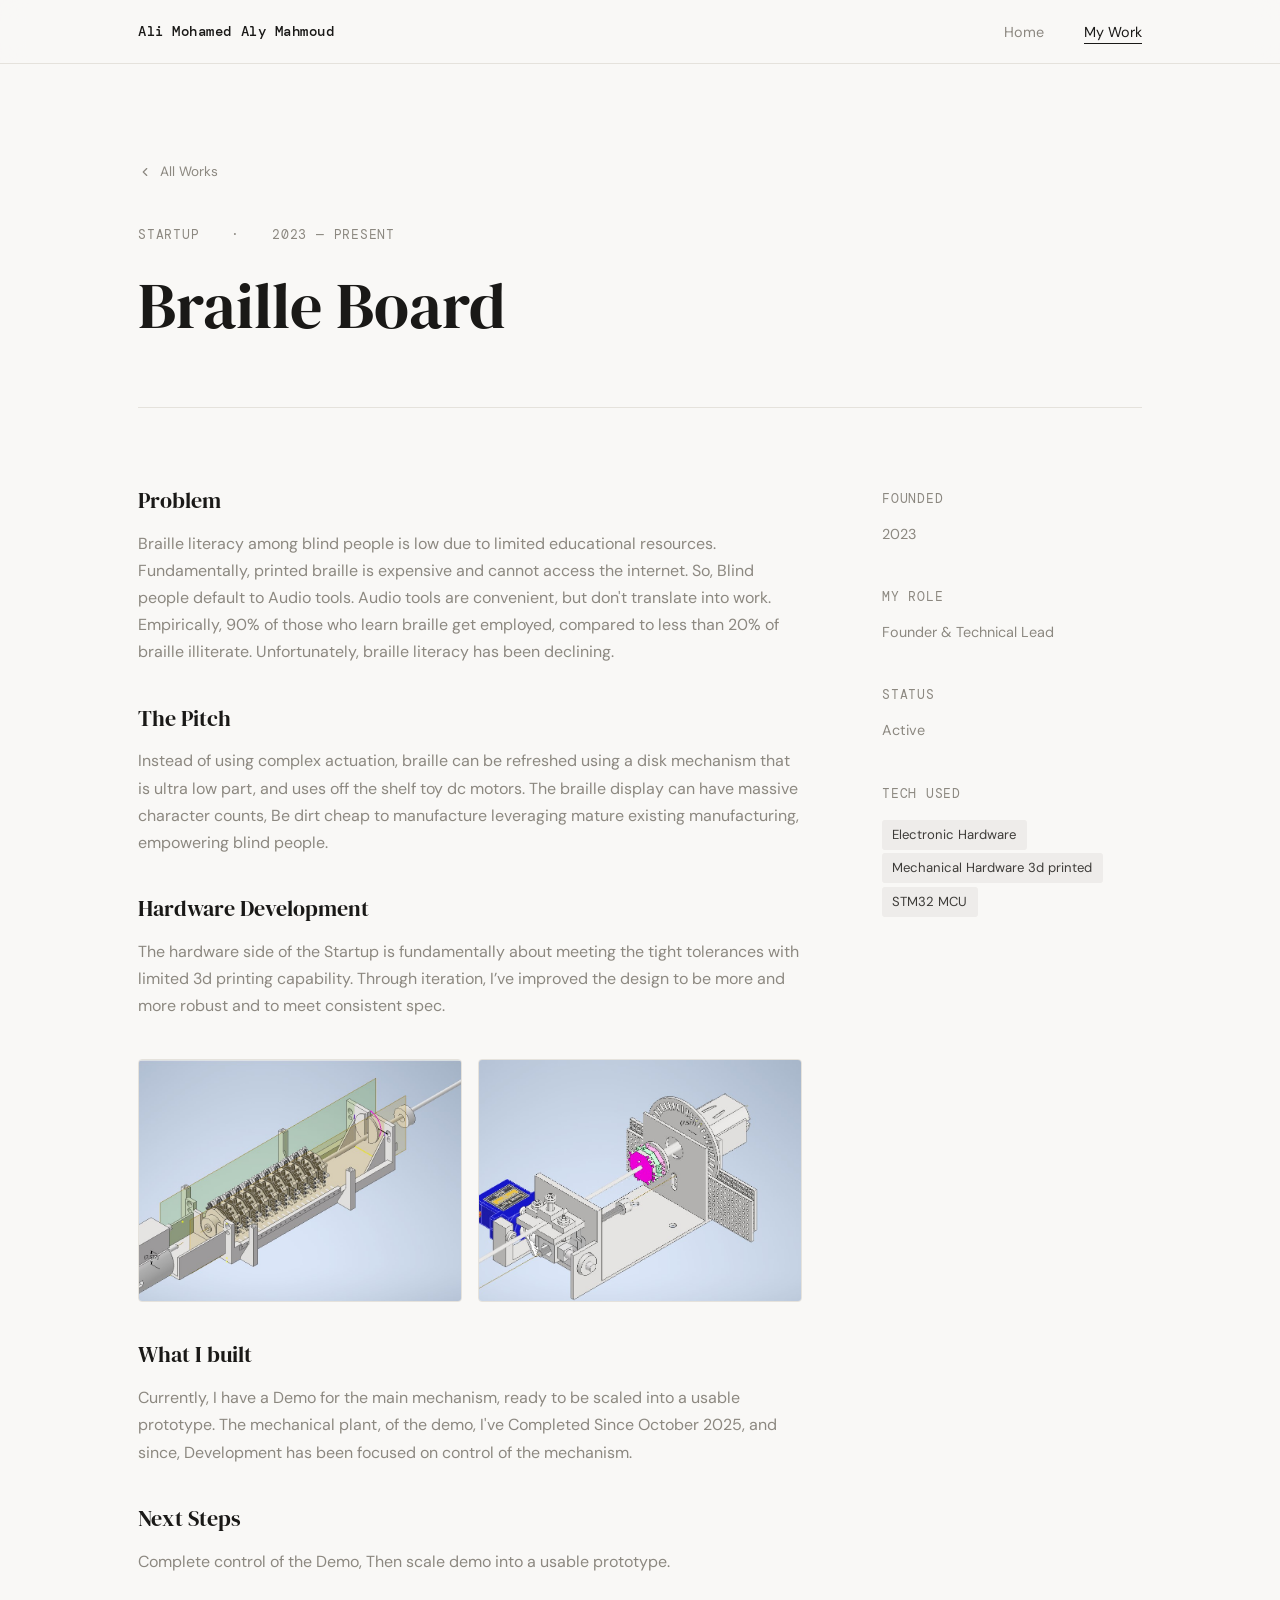
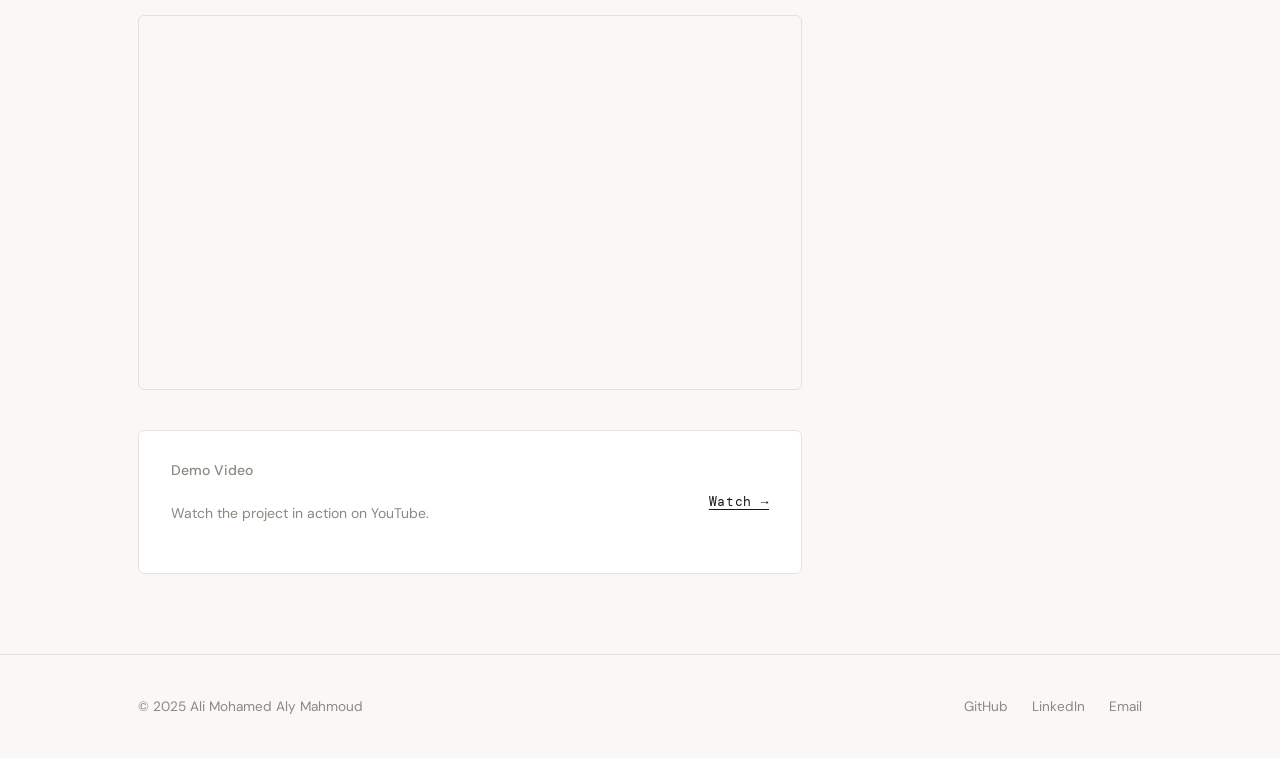
<file: projects/startup-1.html>
<!DOCTYPE html>
<html lang="en">
<head>
  <meta charset="UTF-8" />
  <meta name="viewport" content="width=device-width, initial-scale=1.0" />
  <title>Braille Board — Ali Mohamed Aly Mahmoud</title>
  <link rel="stylesheet" href="../css/style.css" />
</head>
<body>

  <nav>
    <div class="nav-inner">
      <a href="../index.html" class="nav-logo">Ali Mohamed Aly Mahmoud</a>
      <ul class="nav-links">
        <li><a href="../index.html">Home</a></li>
        <li><a href="../my-work.html" class="active">My Work</a></li>
      </ul>
    </div>
  </nav>

  <!-- ─── Project Hero ───────────────────────────────────────── -->
  <div class="container">
    <div class="project-hero">
      <a href="../my-work.html" class="back-link">
        <svg viewBox="0 0 24 24" fill="none" stroke="currentColor" stroke-width="2" stroke-linecap="round" stroke-linejoin="round">
          <polyline points="15 18 9 12 15 6"/>
        </svg>
        All Works
      </a>

      <div class="project-meta-row">
        <span class="mono">Startup</span>
        <span class="mono">·</span>
        <span class="mono">2023 — Present</span>
      </div>

      <h1>Braille Board</h1>
    </div>
  </div>

  <!-- ─── Project Body ────────────────────────────────────────── -->
  <div class="container">
    <div class="project-body">

      <!-- Main content column -->
      <article class="project-content">

        <h2>Problem</h2>
        <p>
          Braille literacy among blind people is low due to limited educational resources. Fundamentally, printed braille is expensive and cannot access the internet. So, Blind people default to Audio tools. Audio tools are convenient, but don't translate into work. Empirically, 90% of those who learn braille get employed, compared to less than 20% of braille illiterate. Unfortunately, braille literacy has been declining. 
        </p>
        <h2>The Pitch </h2>
        <p>
          
          Instead of using complex actuation, braille can be refreshed using a disk mechanism that is ultra low part, and uses off the shelf toy dc motors. The braille display can have massive character counts, Be dirt cheap to manufacture leveraging mature existing manufacturing, empowering blind people. 

        </p>

        <h2>Hardware Development </h2>
        <p>
          
          The hardware side of the Startup is fundamentally about meeting the tight tolerances with limited 3d printing capability. Through iteration, I’ve improved the design to be more and more robust and to meet consistent spec.  

        </p>

        <div class="gallery">
          <img src="../assets/images/startup/olderdesign0.jpeg" alt="Older design used needles for seperation of disks" />
          <img src="../assets/images/startup/olderdesign1.jpg" alt="older design with intended robust lock mechanism" />
          
        </div>

        <h2>What I built</h2>
        <p>
          Currently, I have a Demo for the main mechanism, ready to be scaled into a usable prototype. The mechanical plant, of the demo, I've Completed Since October 2025, and since, Development has been focused on control of the mechanism. 
        </p>

        <h2>Next Steps</h2>
        <p>
          Complete control of the Demo, Then scale demo into a usable prototype. 
        </p>
      <div class="video-wrap">
            <iframe
              src="https://www.youtube.com/embed/d7LOa2dvqGI"
              title="Project demo video"
              allow="
                accelerometer;
                autoplay;
                clipboard-write;
                encrypted-media;
                gyroscope;
                picture-in-picture;
                web-share;
              "
              allowfullscreen
              referrerpolicy="strict-origin-when-cross-origin"
            >
            </iframe>
          </div>


          <div class="report-callout">
            <div>
              <p class="report-callout-title">Demo Video</p>
              <p>Watch the project in action on YouTube.</p>
            </div>
            <a
              href="https://www.youtube.com/watch?v=d7LOa2dvqGI"
              target="_blank"
              class="report-callout-link"
            >
              Watch →
            </a>
          </div>

      </article>

      

      <!-- Sidebar -->
      <aside class="project-sidebar">

        <div class="project-sidebar-section">
          <span class="mono">Founded</span>
          <p>2023</p>
        </div>

        <div class="project-sidebar-section">
          <span class="mono">My role</span>
          <p>Founder &amp; Technical Lead</p>
        </div>

        <div class="project-sidebar-section">
          <span class="mono">Status</span>
          <p>Active</p>
        </div>

        <div class="project-sidebar-section">
          <span class="mono">Tech used</span>
          <div style="margin-top:0.5rem;">
            <span class="tag">Electronic Hardware</span>
            <span class="tag">Mechanical Hardware 3d printed</span>
            <span class="tag">STM32 MCU</span>
          </div>
        </div>

      </aside>
    </div>
  </div>

  <footer>
    <div class="footer-inner">
      <p>© 2025 Ali Mohamed Aly Mahmoud</p>
      <div class="footer-links">
        <a href="https://github.com/Ali7699" target="_blank">GitHub</a>
        <a href="https://www.linkedin.com/in/ali-mahmoud-457881351/" target="_blank">LinkedIn</a>
        <a href="mailto:ali.m.mahmoud48@gmail.com">Email</a>
      </div>
    </div>
  </footer>

  <script src="../js/main.js"></script>
</body>
</html>
</file>
<file: css/style.css>
/* ─── Imports ─────────────────────────────────────────────── */
@import url('https://fonts.googleapis.com/css2?family=DM+Serif+Display:ital@0;1&family=DM+Mono:wght@300;400;500&family=DM+Sans:ital,opsz,wght@0,9..40,300;0,9..40,400;0,9..40,500;1,9..40,300&display=swap');

/* ─── Variables ───────────────────────────────────────────── */
:root {
  --bg:         #f9f8f6;
  --surface:    #ffffff;
  --border:     #e5e2dc;
  --text:       #1a1917;
  --muted:      #8c8880;
  --accent:     #1a1917;
  --accent-dim: #3d3b38;
  --tag-bg:     #eeecea;
  --gap:        clamp(1.5rem, 4vw, 3rem);
  --max-w:      1100px;
  --nav-h:      64px;
}

/* ─── Reset ───────────────────────────────────────────────── */
*, *::before, *::after { box-sizing: border-box; margin: 0; padding: 0; }
html { scroll-behavior: smooth; font-size: 16px; }

body {
  font-family: 'DM Sans', sans-serif;
  background: var(--bg);
  color: var(--text);
  line-height: 1.7;
  -webkit-font-smoothing: antialiased;
}

img { display: block; max-width: 100%; }
a { color: inherit; text-decoration: none; }

/* ─── Typography ──────────────────────────────────────────── */
h1, h2, h3 { font-family: 'DM Serif Display', serif; font-weight: 400; line-height: 1.15; }
h1 { font-size: clamp(2.4rem, 6vw, 4rem); }
h2 { font-size: clamp(1.6rem, 3.5vw, 2.4rem); }
h3 { font-size: 1.25rem; }

.mono {
  font-family: 'DM Mono', monospace;
  font-size: 0.8rem;
  letter-spacing: 0.06em;
  text-transform: uppercase;
  color: var(--muted);
}

/* ─── Nav ─────────────────────────────────────────────────── */
nav {
  position: sticky;
  top: 0;
  z-index: 100;
  height: var(--nav-h);
  background: rgba(249, 248, 246, 0.88);
  backdrop-filter: blur(12px);
  -webkit-backdrop-filter: blur(12px);
  border-bottom: 1px solid var(--border);
  display: flex;
  align-items: center;
}

.nav-inner {
  max-width: var(--max-w);
  width: 100%;
  margin: 0 auto;
  padding: 0 var(--gap);
  display: flex;
  align-items: center;
  justify-content: space-between;
}

.nav-logo {
  font-family: 'DM Mono', monospace;
  font-size: 0.85rem;
  letter-spacing: 0.04em;
  font-weight: 500;
}

.nav-links {
  display: flex;
  gap: 2.5rem;
  list-style: none;
}

.nav-links a {
  font-size: 0.9rem;
  font-weight: 400;
  color: var(--muted);
  transition: color 0.2s;
  position: relative;
}

.nav-links a::after {
  content: '';
  position: absolute;
  bottom: -3px; left: 0;
  width: 0; height: 1px;
  background: var(--text);
  transition: width 0.25s ease;
}

.nav-links a:hover,
.nav-links a.active { color: var(--text); }
.nav-links a:hover::after,
.nav-links a.active::after { width: 100%; }

/* ─── Layout ──────────────────────────────────────────────── */
.container {
  max-width: var(--max-w);
  margin: 0 auto;
  padding: 0 var(--gap);
}

.section { padding: clamp(4rem, 10vw, 8rem) 0; }
.section + .section { border-top: 1px solid var(--border); }

/* ─── Hero ────────────────────────────────────────────────── */
.hero {
  display: grid;
  grid-template-columns: 1fr auto;
  gap: 4rem;
  align-items: center;
  padding: clamp(5rem, 12vw, 9rem) 0 clamp(4rem, 8vw, 7rem);
}

.hero-label {
  margin-bottom: 1.5rem;
  display: flex;
  align-items: center;
  gap: 0.75rem;
}

.hero-label::before {
  content: '';
  display: inline-block;
  width: 24px; height: 1px;
  background: var(--muted);
}

.hero h1 { margin-bottom: 1.5rem; }
.hero h1 em { font-style: italic; color: var(--accent-dim); }

.hero-bio {
  font-size: 1.1rem;
  color: var(--muted);
  max-width: 520px;
  font-weight: 300;
  margin-bottom: 2.5rem;
}

.hero-photo-wrap {
  width: clamp(160px, 20vw, 240px);
  flex-shrink: 0;
}

.hero-photo {
  width: 100%;
  aspect-ratio: 3/4;
  object-fit: cover;
  border-radius: 4px;
  filter: grayscale(15%);
}

.hero-photo-placeholder {
  width: 100%;
  aspect-ratio: 3/4;
  border-radius: 4px;
  background: var(--tag-bg);
  border: 1px dashed var(--border);
  display: flex;
  align-items: center;
  justify-content: center;
  color: var(--muted);
  font-family: 'DM Mono', monospace;
  font-size: 0.75rem;
  text-align: center;
  padding: 1rem;
}

/* ─── Skills ──────────────────────────────────────────────── */
.skills-grid {
  display: grid;
  grid-template-columns: repeat(auto-fit, minmax(200px, 1fr));
  gap: 1px;
  background: var(--border);
  border: 1px solid var(--border);
  border-radius: 6px;
  overflow: hidden;
  margin-top: 3rem;
}

.skill-cell {
  background: var(--surface);
  padding: 1.75rem;
}

.skill-cell-title {
  font-family: 'DM Mono', monospace;
  font-size: 0.72rem;
  letter-spacing: 0.08em;
  text-transform: uppercase;
  color: var(--muted);
  margin-bottom: 0.9rem;
}

.skill-tags {
  display: flex;
  flex-wrap: wrap;
  gap: 0.4rem;
}

.tag {
  display: inline-block;
  padding: 0.25rem 0.65rem;
  background: var(--tag-bg);
  border-radius: 3px;
  font-size: 0.82rem;
  font-weight: 400;
  color: var(--accent-dim);
}

/* ─── Section header ──────────────────────────────────────── */
.section-header {
  display: flex;
  align-items: baseline;
  justify-content: space-between;
  margin-bottom: 3rem;
  gap: 1rem;
}

.section-header h2 { }

.section-link {
  font-size: 0.85rem;
  color: var(--muted);
  text-decoration: underline;
  text-underline-offset: 3px;
  transition: color 0.2s;
  white-space: nowrap;
}
.section-link:hover { color: var(--text); }

/* ─── Projects Grid ───────────────────────────────────────── */
.projects-grid {
  display: grid;
  grid-template-columns: repeat(auto-fill, minmax(300px, 1fr));
  gap: 1.5rem;
}

.project-card {
  background: var(--surface);
  border: 1px solid var(--border);
  border-radius: 6px;
  overflow: hidden;
  transition: box-shadow 0.25s ease, transform 0.25s ease;
  cursor: pointer;
  display: flex;
  flex-direction: column;
}

.project-card:hover {
  box-shadow: 0 8px 32px rgba(0,0,0,0.08);
  transform: translateY(-3px);
}

.project-thumb {
  width: 100%;
  aspect-ratio: 16/10;
  object-fit: cover;
  background: var(--tag-bg);
  display: flex;
  align-items: center;
  justify-content: center;
}

.project-thumb-placeholder {
  width: 100%;
  aspect-ratio: 16/10;
  background: var(--tag-bg);
  display: flex;
  align-items: center;
  justify-content: center;
  color: var(--muted);
  font-family: 'DM Mono', monospace;
  font-size: 0.72rem;
  letter-spacing: 0.05em;
}

.project-card-body {
  padding: 1.5rem;
  flex: 1;
  display: flex;
  flex-direction: column;
}

.project-card-meta {
  margin-bottom: 0.6rem;
}

.project-card h3 {
  font-family: 'DM Sans', sans-serif;
  font-weight: 500;
  font-size: 1rem;
  margin-bottom: 0.5rem;
  color: var(--text);
}

.project-card p {
  font-size: 0.875rem;
  color: var(--muted);
  line-height: 1.6;
  flex: 1;
}

.project-card-tags {
  display: flex;
  flex-wrap: wrap;
  gap: 0.35rem;
  margin-top: 1.1rem;
}

/* ─── My Work subsections ─────────────────────────────────── */
.work-subsection {
  margin-top: 3.5rem;
}

.work-subsection h2 {
  font-size: 1.4rem;
  margin-bottom: 1.5rem;
  padding-bottom: 1rem;
  border-bottom: 1px solid var(--border);
}

.work-list {
  display: flex;
  flex-direction: column;
  gap: 1px;
  background: var(--border);
  border: 1px solid var(--border);
  border-radius: 6px;
  overflow: hidden;
}

.work-entry {
  display: grid;
  grid-template-columns: 72px 1fr;
  gap: 1.5rem;
  align-items: flex-start;
  background: var(--surface);
  padding: 1.75rem;
  transition: background 0.2s;
}

a.work-entry:hover { background: var(--tag-bg); }
.work-entry.no-link { cursor: default; }

.work-entry-left {
  padding-top: 2px;
}

.work-entry-thumb-placeholder {
  width: 52px;
  height: 52px;
  border-radius: 8px;
  background: var(--tag-bg);
  border: 1px dashed var(--border);
  display: flex;
  align-items: center;
  justify-content: center;
  font-family: 'DM Mono', monospace;
  font-size: 0.65rem;
  color: var(--muted);
  text-align: center;
}

.work-entry-thumb {
  width: 52px;
  height: 52px;
  border-radius: 8px;
  object-fit: contain;
  border: 1px solid var(--border);
  background: var(--surface);
  padding: 4px;
}

.work-entry-meta {
  display: flex;
  align-items: center;
  gap: 0.5rem;
  margin-bottom: 0.4rem;
  flex-wrap: wrap;
}

.work-dot { opacity: 0.4; }

.work-entry-body h3 {
  font-family: 'DM Sans', sans-serif;
  font-size: 1rem;
  font-weight: 500;
  margin-bottom: 0.4rem;
}

.work-entry-body p {
  font-size: 0.875rem;
  color: var(--muted);
  line-height: 1.6;
}

/* subsection Projects grid gets a little top breathing room */
.work-subsection .projects-grid {
  margin-top: 0;
}


.project-hero {
  padding: clamp(3rem, 8vw, 6rem) 0 clamp(2rem, 5vw, 4rem);
  border-bottom: 1px solid var(--border);
}

.project-hero .back-link {
  display: inline-flex;
  align-items: center;
  gap: 0.5rem;
  font-size: 0.85rem;
  color: var(--muted);
  margin-bottom: 2.5rem;
  transition: color 0.2s;
}
.project-hero .back-link:hover { color: var(--text); }
.project-hero .back-link svg { width: 14px; height: 14px; }

.project-meta-row {
  display: flex;
  align-items: center;
  gap: 2rem;
  margin-bottom: 1.5rem;
  flex-wrap: wrap;
}

.project-body {
  display: grid;
  grid-template-columns: 1fr 260px;
  gap: 5rem;
  padding: clamp(3rem, 7vw, 5rem) 0;
}

.project-content h2 {
  font-size: 1.4rem;
  margin: 2.5rem 0 1rem;
}
.project-content h2:first-child { margin-top: 0; }
.project-content p {
  color: var(--muted);
  margin-bottom: 1.2rem;
}

.project-sidebar {}
.project-sidebar-section { margin-bottom: 2.5rem; }
.project-sidebar-section .mono { margin-bottom: 0.75rem; display: block; }
.project-sidebar-section p { font-size: 0.9rem; color: var(--muted); }
.project-sidebar-section .tag { margin: 0.2rem 0.2rem 0 0; }

/* ─── Image Gallery ───────────────────────────────────────── */
.gallery {
  display: grid;
  grid-template-columns: repeat(2, 1fr);
  gap: 1rem;
  margin: 2.5rem 0;
}

.gallery img {
  width: 100%;
  aspect-ratio: 4/3;
  object-fit: cover;
  border-radius: 4px;
  border: 1px solid var(--border);
}

.gallery img:first-child:nth-last-child(odd) {
  grid-column: 1 / -1;
  aspect-ratio: 16/7;
}

/* ─── YouTube Embed ───────────────────────────────────────── */
.video-wrap {
  position: relative;
  padding-bottom: 56.25%;
  height: 0;
  overflow: hidden;
  border-radius: 6px;
  border: 1px solid var(--border);
  margin: 2.5rem 0;
}
.video-wrap iframe {
  position: absolute;
  top: 0; left: 0;
  width: 100%; height: 100%;
  border: none;
}

/* ─── Footer ──────────────────────────────────────────────── */
footer {
  border-top: 1px solid var(--border);
  padding: 2.5rem 0;
}

.footer-inner {
  max-width: var(--max-w);
  margin: 0 auto;
  padding: 0 var(--gap);
  display: flex;
  align-items: center;
  justify-content: space-between;
  gap: 1rem;
  flex-wrap: wrap;
}

.footer-inner p {
  font-size: 0.85rem;
  color: var(--muted);
}

.footer-links {
  display: flex;
  gap: 1.5rem;
}

.footer-links a {
  font-size: 0.85rem;
  color: var(--muted);
  transition: color 0.2s;
}
.footer-links a:hover { color: var(--text); }

/* ─── Animations ──────────────────────────────────────────── */
@keyframes fadeUp {
  from { opacity: 0; transform: translateY(18px); }
  to   { opacity: 1; transform: translateY(0); }
}

.fade-up {
  opacity: 0;
  animation: fadeUp 0.6s ease forwards;
}
.fade-up:nth-child(1) { animation-delay: 0.05s; }
.fade-up:nth-child(2) { animation-delay: 0.15s; }
.fade-up:nth-child(3) { animation-delay: 0.25s; }
.fade-up:nth-child(4) { animation-delay: 0.35s; }

/* ─── Responsive ──────────────────────────────────────────── */
@media (max-width: 768px) {
  .hero {
    grid-template-columns: 1fr;
  }
  .hero-photo-wrap {
    width: 140px;
  }

  .project-body {
    grid-template-columns: 1fr;
    gap: 3rem;
  }

  .gallery {
    grid-template-columns: 1fr;
  }
  .gallery img:first-child:nth-last-child(odd) {
    grid-column: auto;
    aspect-ratio: 4/3;
  }
}
/* ─── Workspace ──────────────────────────────────────────── */
.workspace-wrap {
  display: flex;
  flex-direction: column;
  gap: 1.25rem;
}

.workspace-photo {
  width: 100%;
  height: clamp(280px, 45vw, 520px);
  object-fit: cover;
  border-radius: 6px;
  border: 1px solid var(--border);
  filter: grayscale(30%) sepia(20%);  /* ← add this */
}

.workspace-photo-placeholder {
  width: 100%;
  height: clamp(280px, 45vw, 520px);
  border-radius: 6px;
  background: var(--tag-bg);
  border: 1px dashed var(--border);
  display: flex;
  align-items: center;
  justify-content: center;
  color: var(--muted);
  font-family: 'DM Mono', monospace;
  font-size: 0.75rem;
}

.workspace-caption {
  font-size: 0.875rem;
  color: var(--muted);
  max-width: 480px;
}
/* ─── Academics ──────────────────────────────────────────── */
.academics-wrap {
  display: grid;
  grid-template-columns: 1fr 1fr;
  gap: 4rem;
  align-items: start;
  margin-top: 2rem;
  padding: 2.5rem;
  background: var(--surface);
  border: 1px solid var(--border);
  border-radius: 6px;
}

.academics-left p {
  color: var(--muted);
  font-size: 0.9rem;
}

.academics-title {
  font-size: 1rem;
  font-weight: 500;
  margin-bottom: 0.4rem;
  color: #000000 !important;
}
.course-row {
  display: flex;
  justify-content: space-between;
  align-items: center;
  padding: 0.85rem 0;
  border-bottom: 1px solid var(--border);
  font-size: 0.9rem;
}

.course-row:first-child { border-top: 1px solid var(--border); }

.course-grade {
  font-family: 'DM Mono', monospace;
  font-size: 0.78rem;
  letter-spacing: 0.05em;
  color: var(--text);
}

.course-grade.ongoing {
  color: var(--muted);
}
.project-content ul {
  color: var(--muted);
  font-size: 0.95rem;
  padding-left: 1.25rem;
  line-height: 2;
}
/* ─── Report Callout ─────────────────────────────────────── */
.report-callout {
  display: flex;
  align-items: center;
  justify-content: space-between;
  gap: 2rem;
  padding: 1.75rem 2rem;
  border: 1px solid var(--border);
  border-radius: 6px;
  background: var(--surface);
  margin-top: 2.5rem;
}

.report-callout-title {
  font-weight: 500;
  margin-bottom: 0.3rem;
  color: var(--text);
}

.report-callout p {
  font-size: 0.875rem;
  color: var(--muted);
}

.report-callout-link {
  font-family: 'DM Mono', monospace;
  font-size: 0.8rem;
  letter-spacing: 0.05em;
  white-space: nowrap;
  text-decoration: underline;
  text-underline-offset: 3px;
  color: var(--text);
  transition: opacity 0.2s;
}

.report-callout-link:hover { opacity: 0.6; }
.workspace-label {
  font-size: 2rem;
  font-weight: 500;
  color: var(--text);
}
/* ─── Lightbox ───────────────────────────────────────────── */
.lightbox-overlay {
  display: none;
  position: fixed;
  inset: 0;
  background: rgba(0,0,0,0.85);
  z-index: 1000;
  align-items: center;
  justify-content: center;
  flex-direction: column;
  gap: 1rem;
  padding: 2rem;
  cursor: pointer;
}

.lightbox-overlay.active {
  display: flex;
}

.lightbox-overlay img {
  max-width: 90vw;
  max-height: 80vh;
  object-fit: contain;
  border-radius: 4px;
}

.lightbox-caption {
  color: rgba(255,255,255,0.7);
  font-size: 0.85rem;
  font-family: 'DM Mono', monospace;
  letter-spacing: 0.04em;
  text-align: center;
}
</file>
